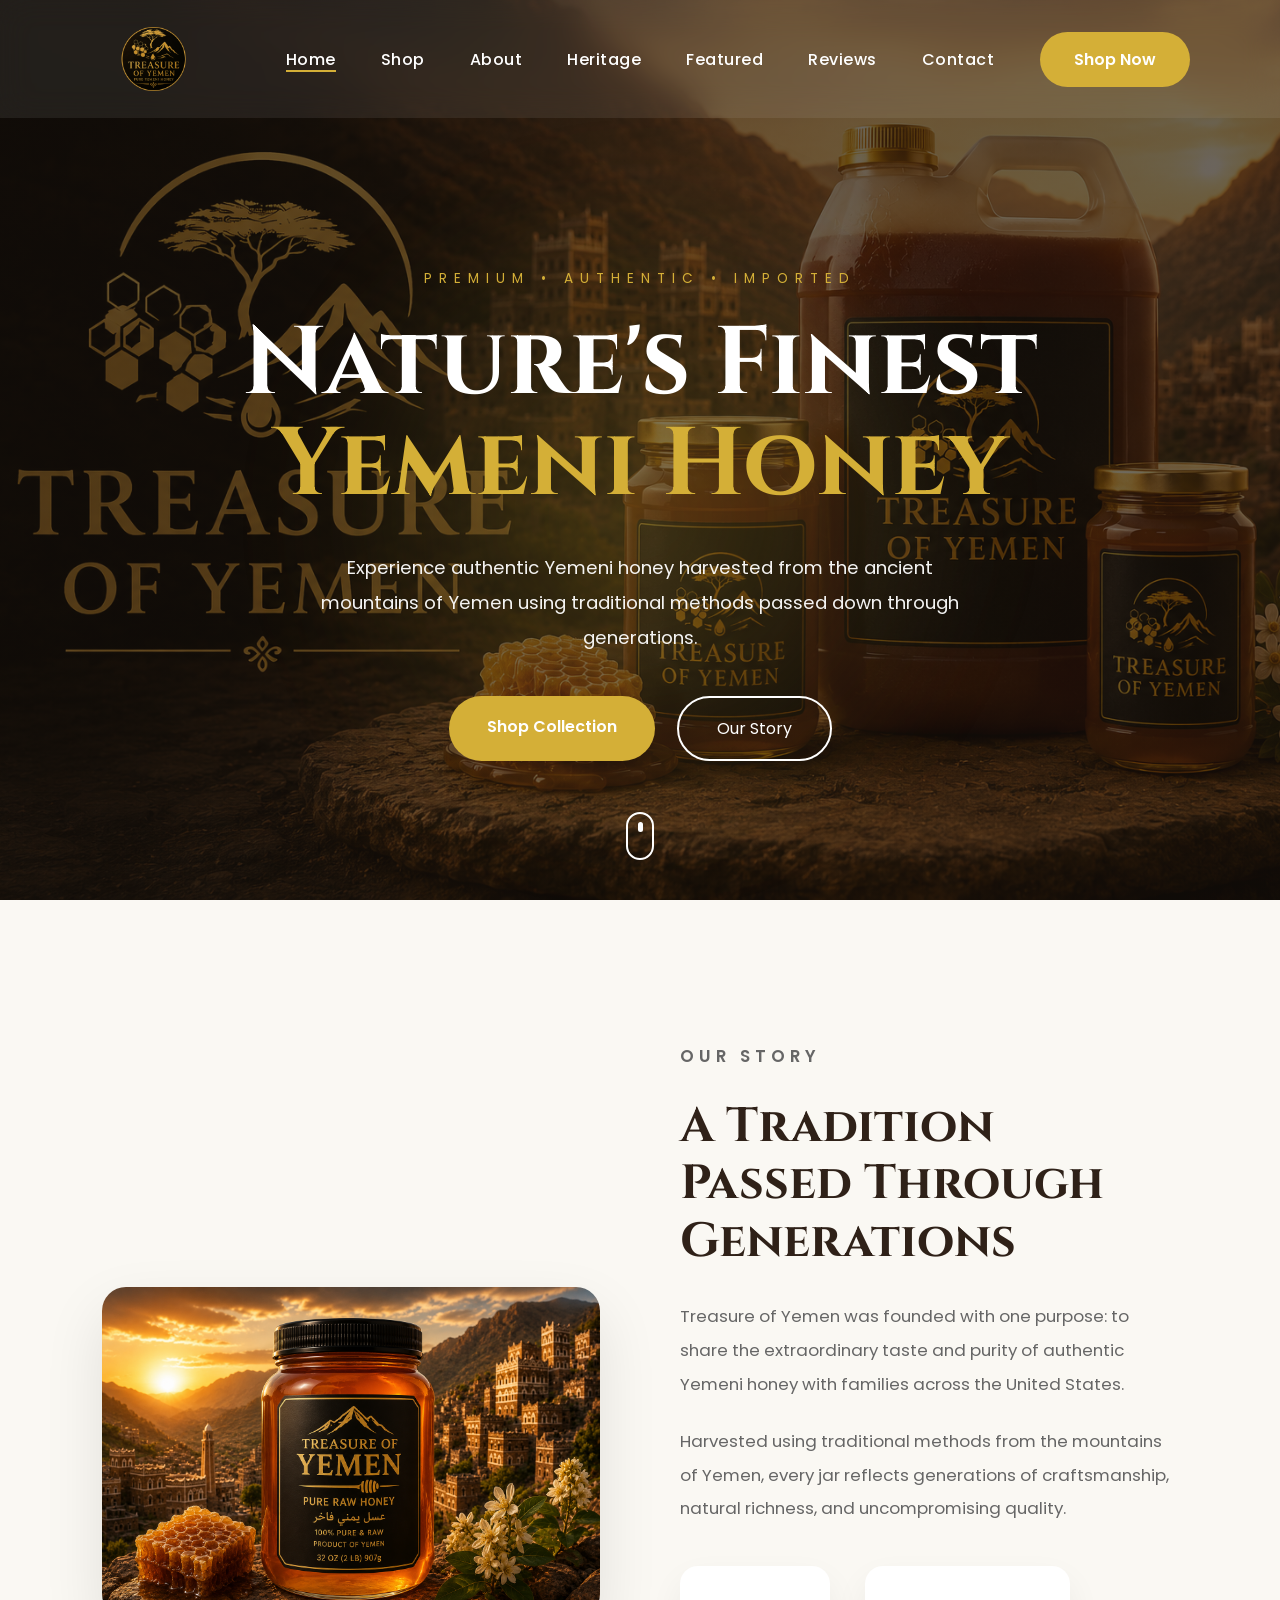
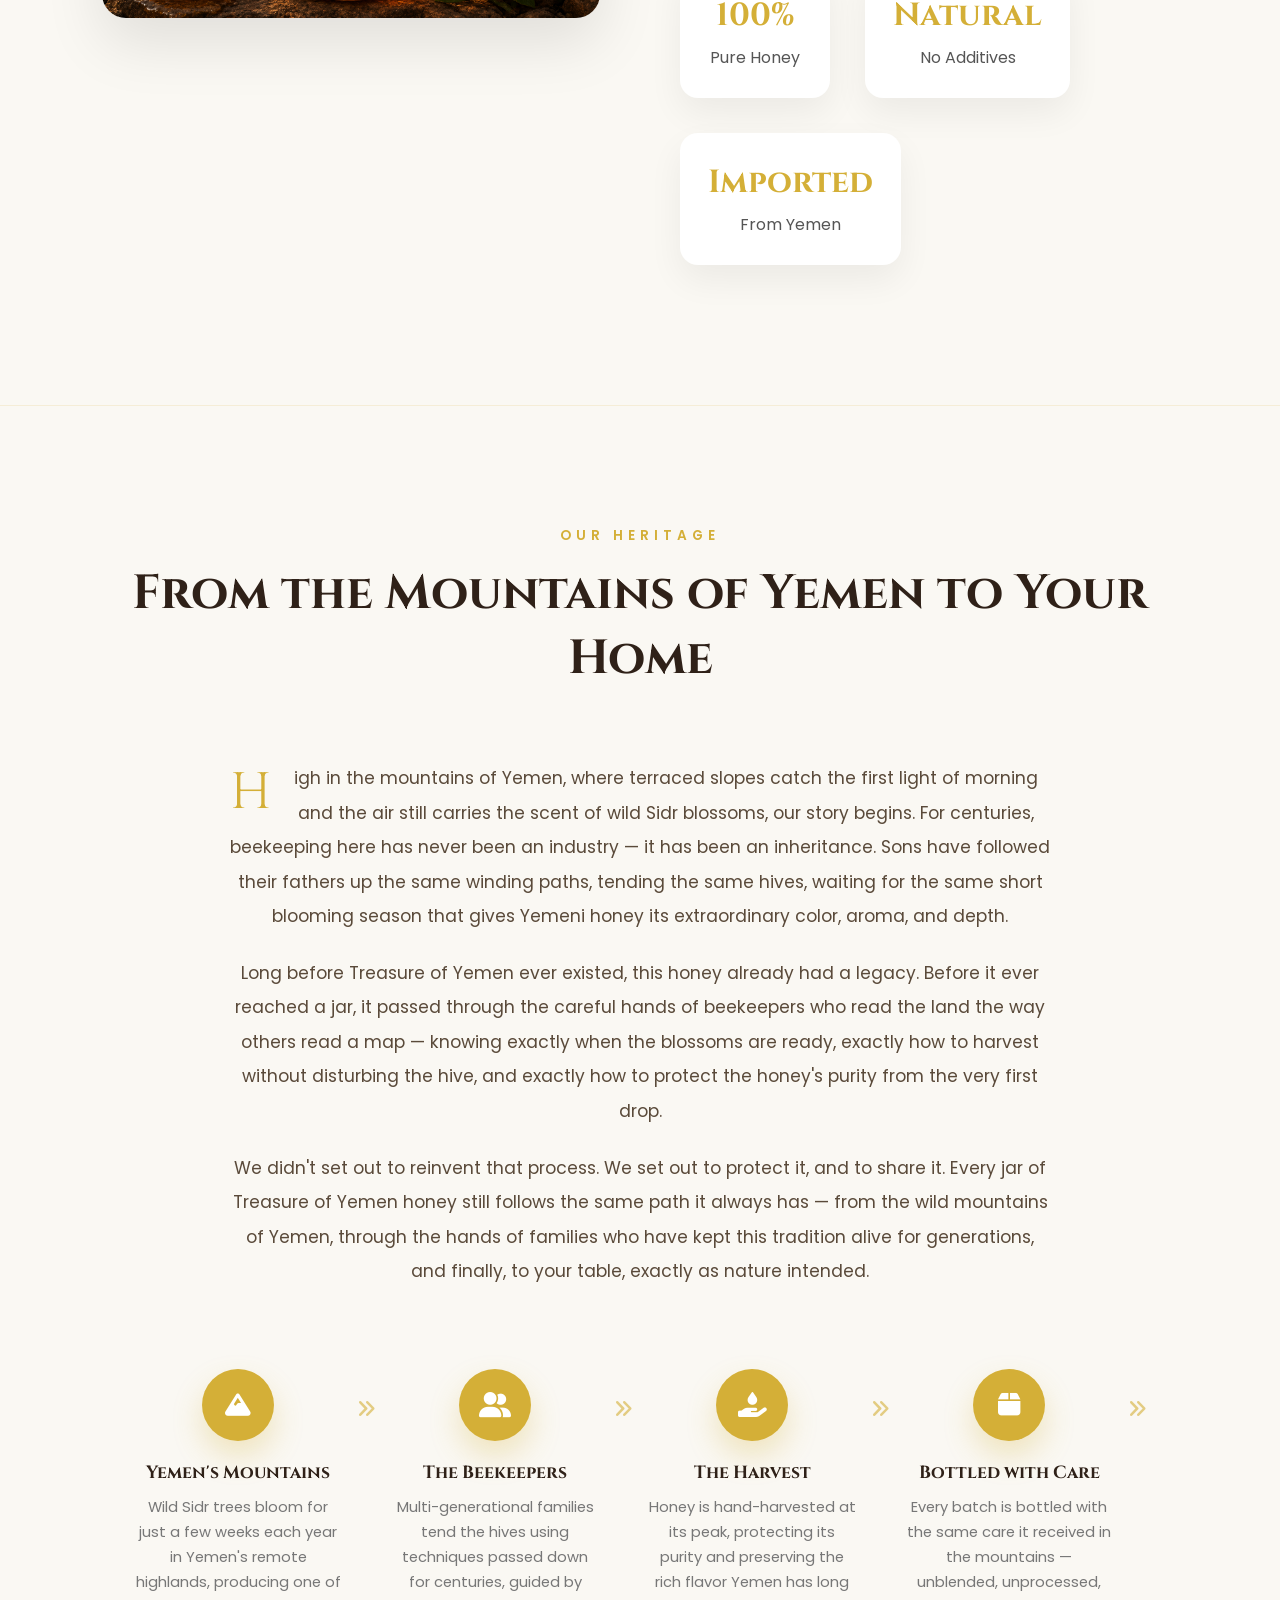
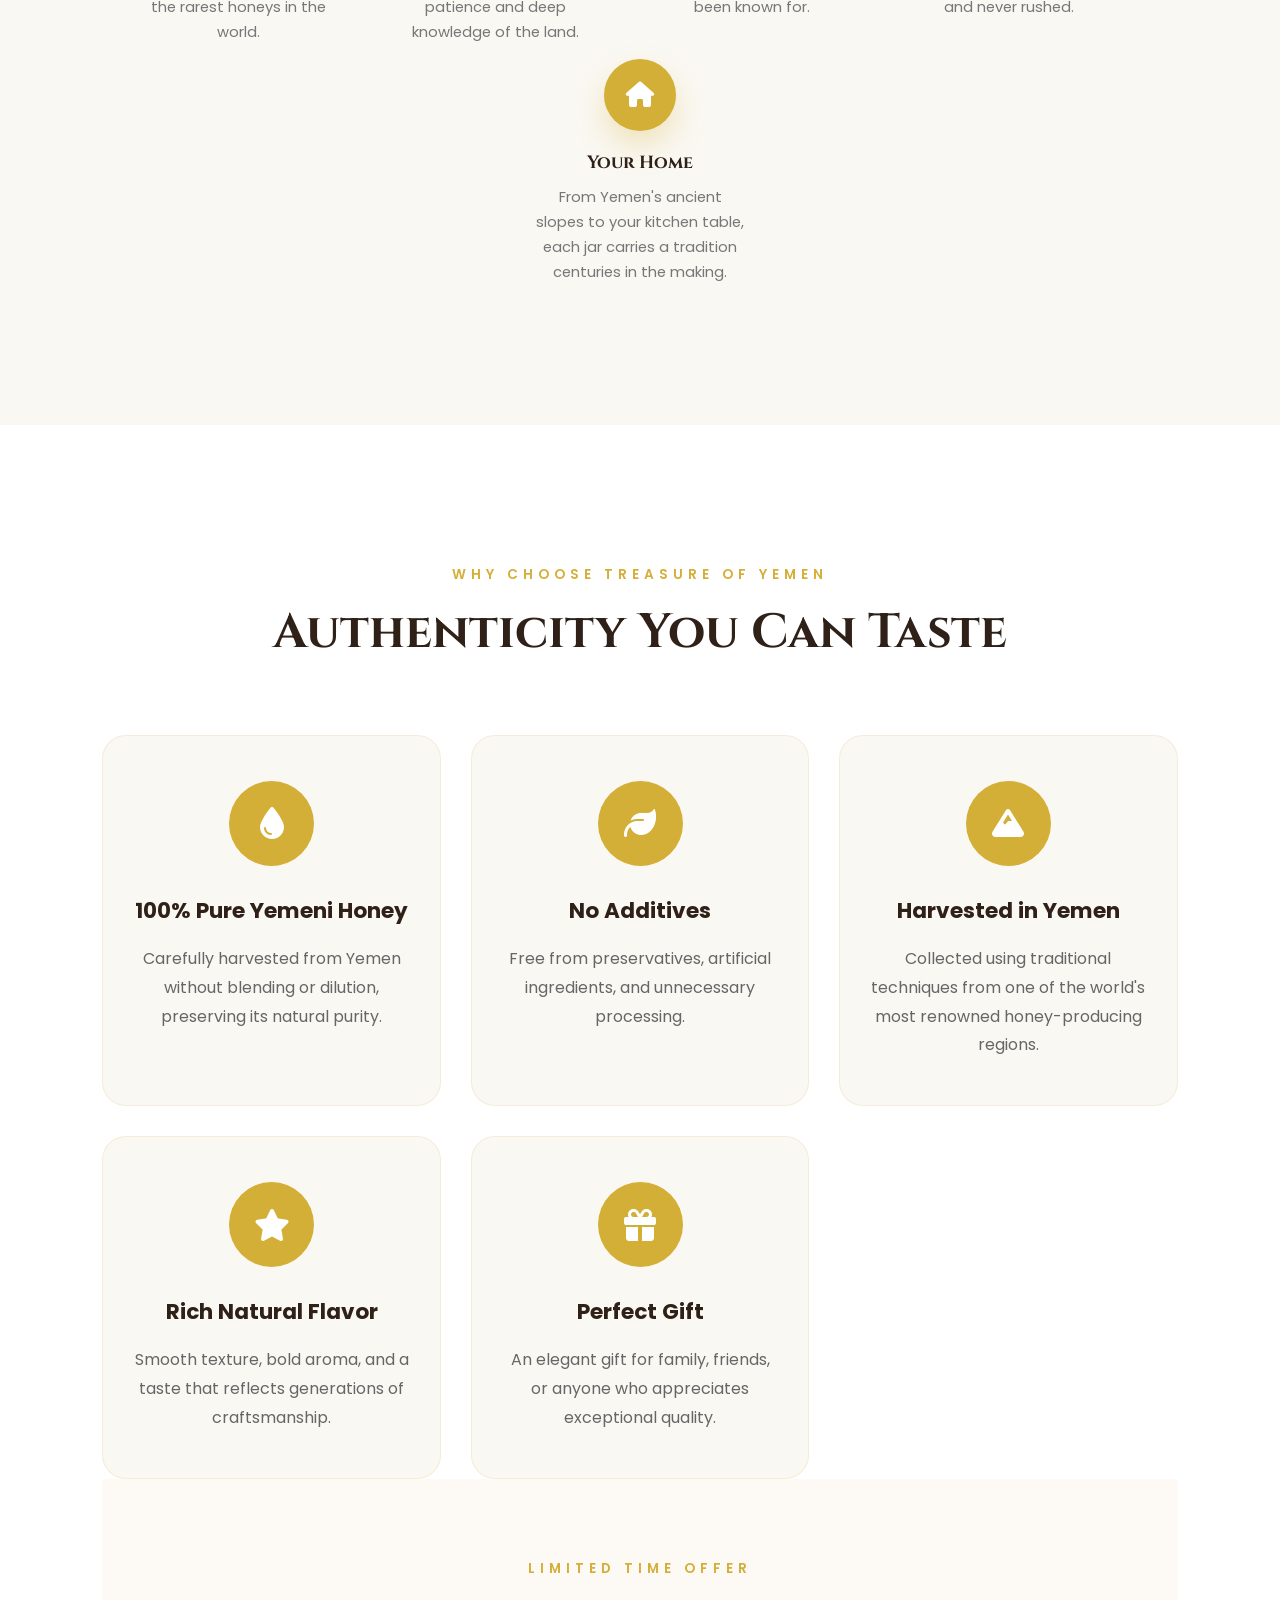
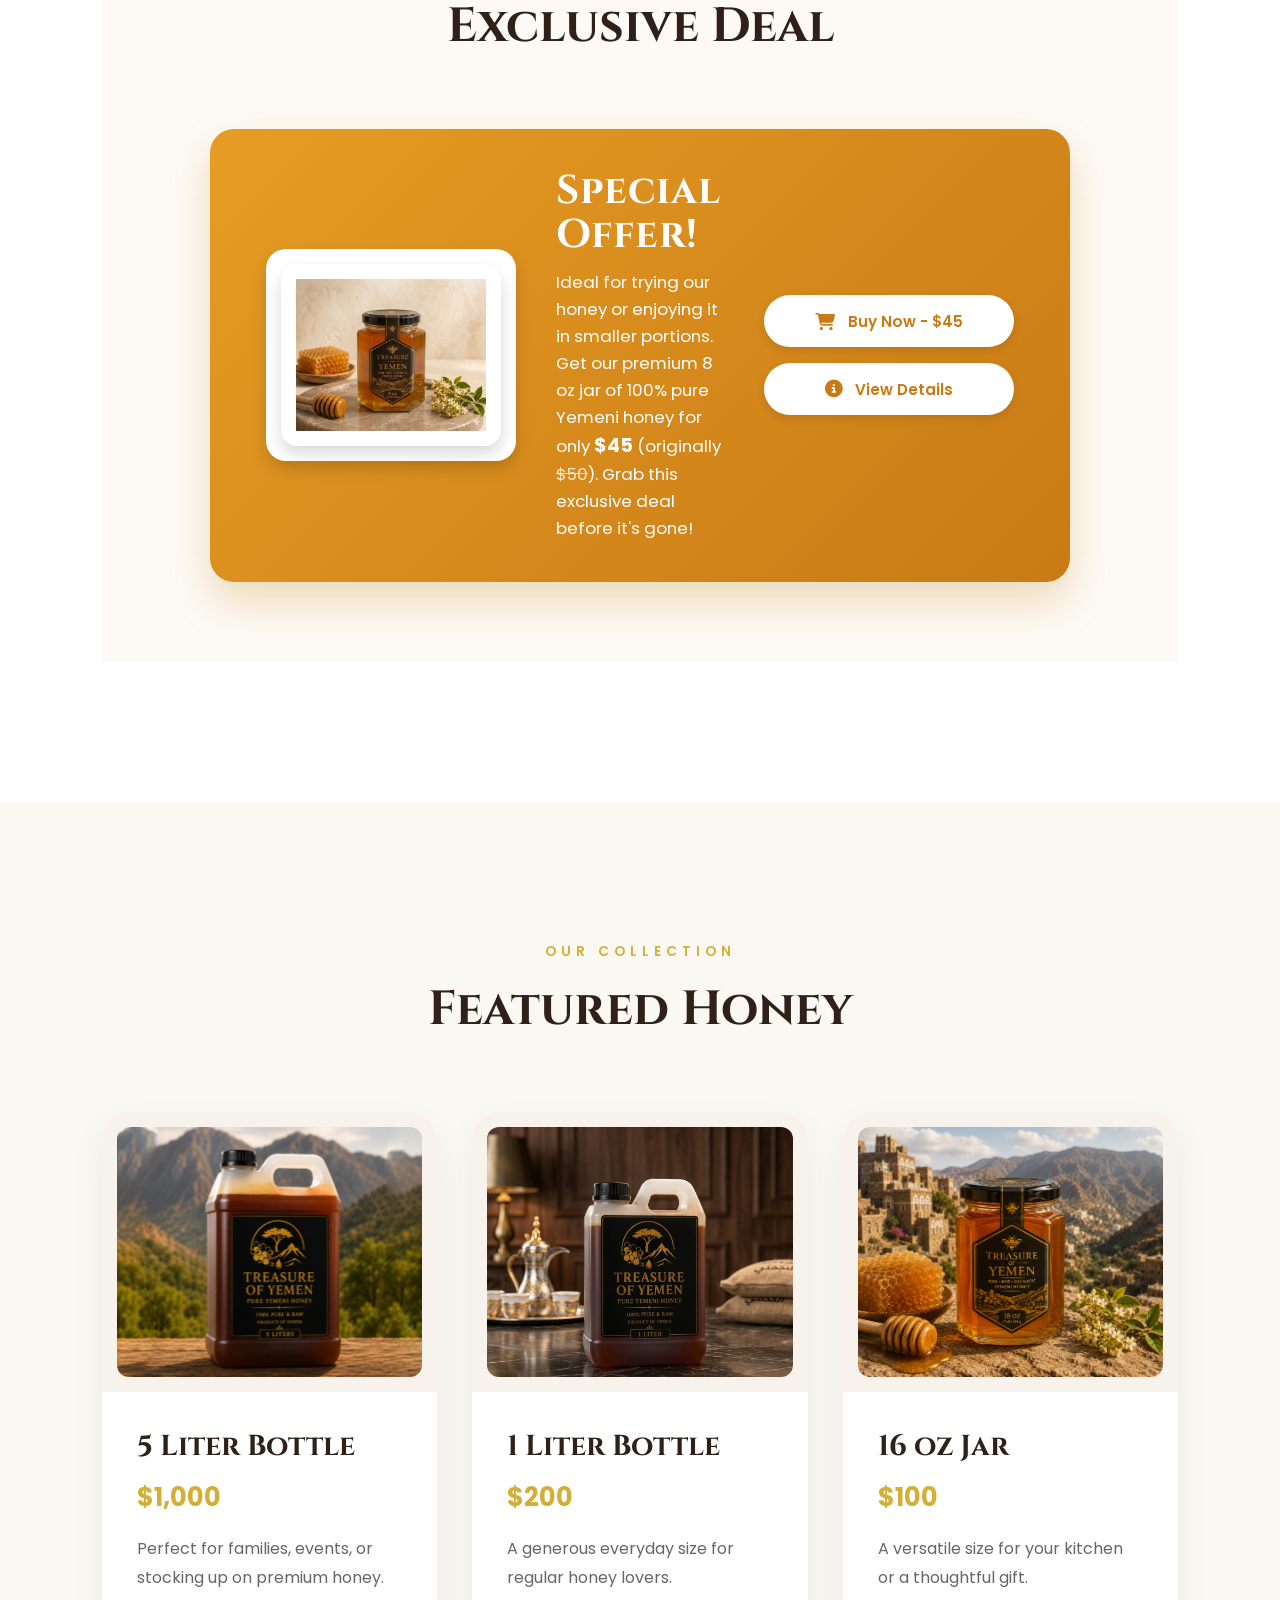
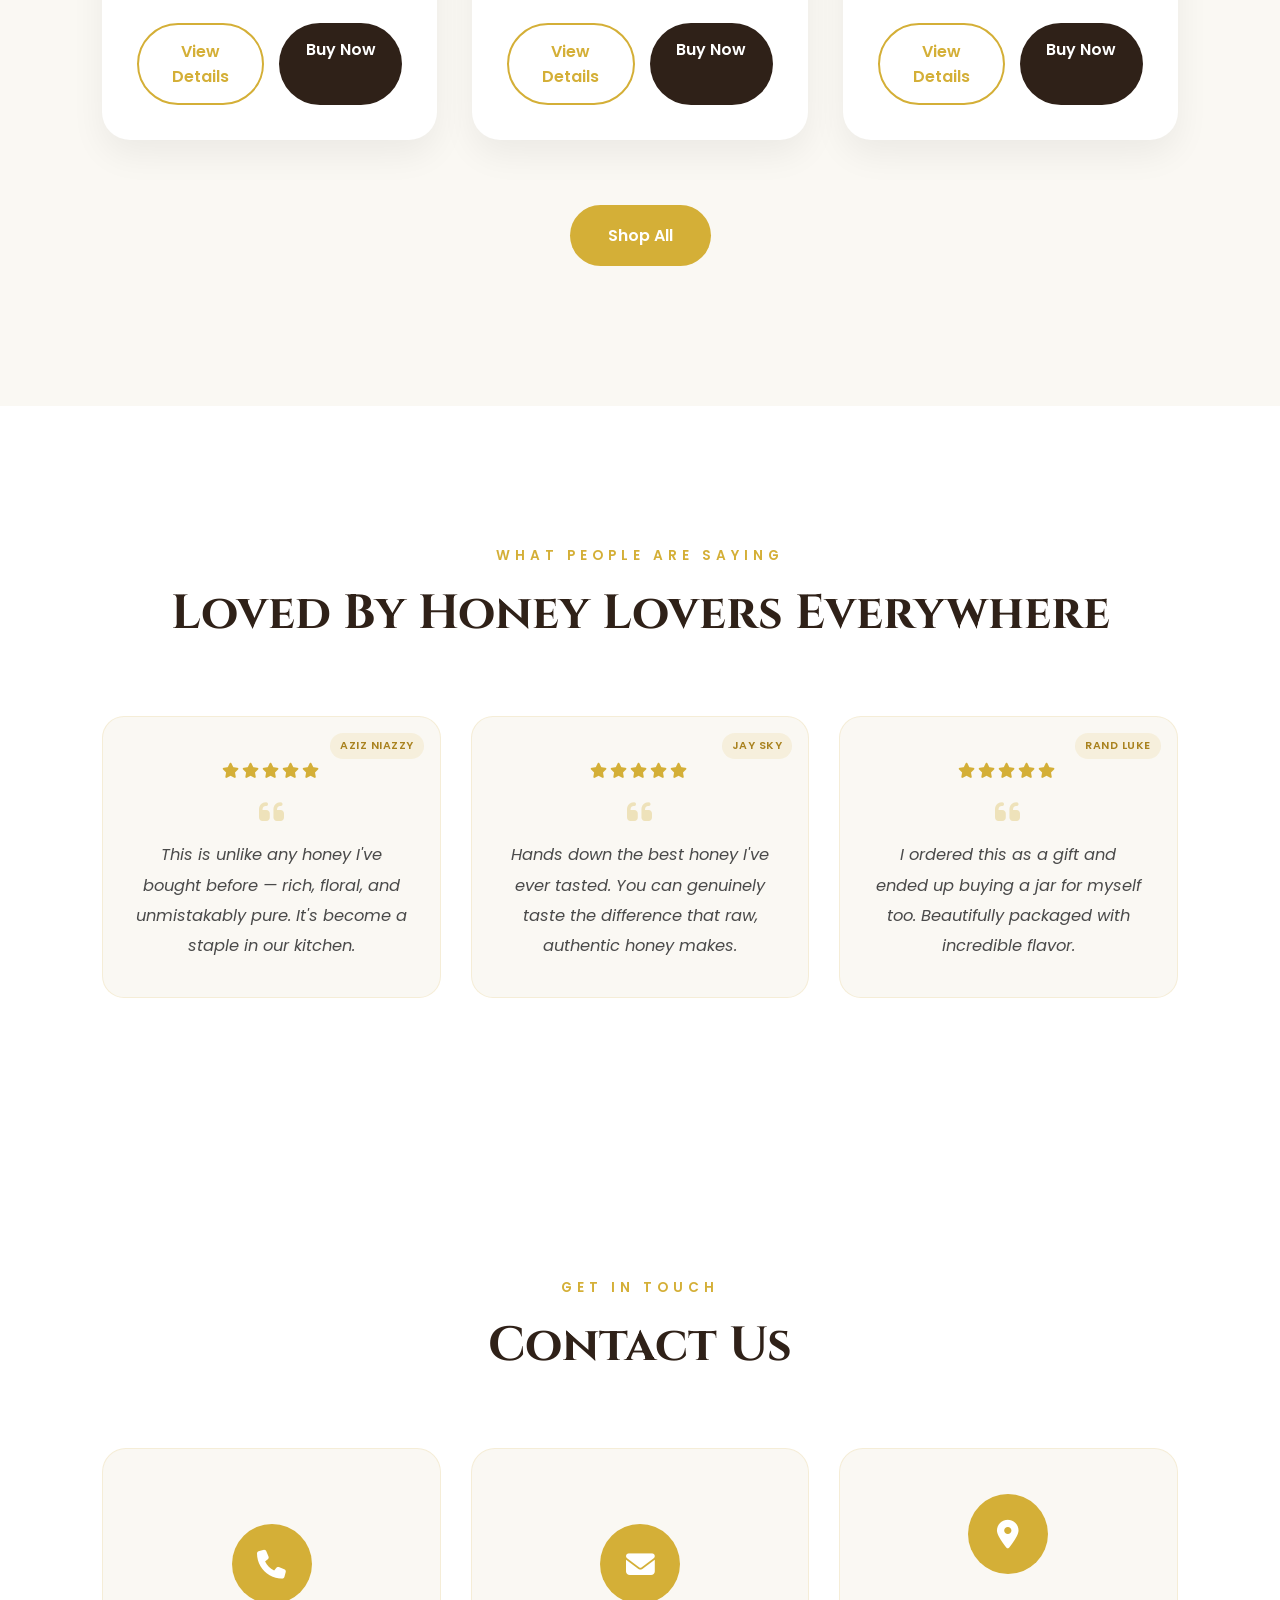
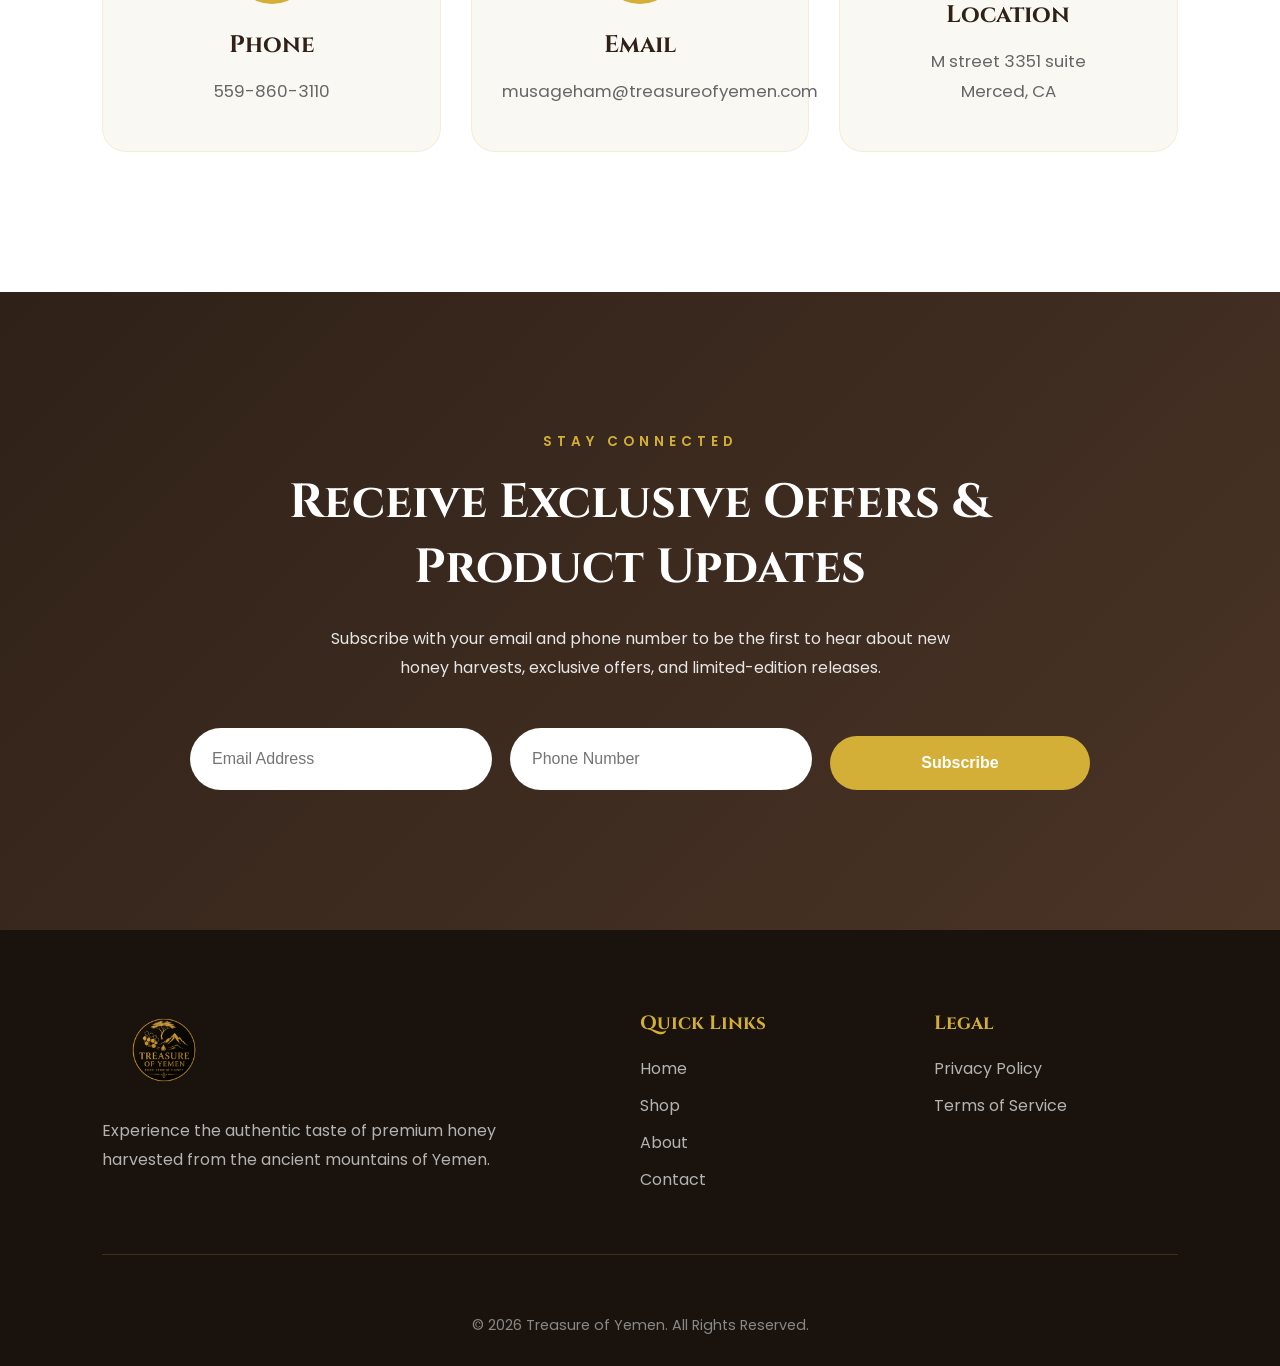
<file: index.html>
<!DOCTYPE html>
<html lang="en">
<head>
    <meta charset="UTF-8">
    <meta name="viewport" content="width=device-width, initial-scale=1.0">

    <title>Treasure of Yemen | Premium Yemeni Honey</title>

    <link rel="icon" href="images/favicontreasureofyemen.png">

    <!-- Google Fonts -->
    <link rel="preconnect" href="https://fonts.googleapis.com">
    <link rel="preconnect" href="https://fonts.gstatic.com" crossorigin>

    <link href="https://fonts.googleapis.com/css2?family=Cinzel:wght@500;600;700&family=Poppins:wght@300;400;500;600;700&display=swap" rel="stylesheet">
    <!-- Font Awesome Icons -->
    <link rel="stylesheet" href="https://cdnjs.cloudflare.com/ajax/libs/font-awesome/6.4.0/css/all.min.css">
    <link rel="stylesheet" href="css/style.css">
</head>
<body>

<nav id="navbar">

    <a href="index.html" class="logo">
        <img src="images/treasureofyemen1.png" alt="Treasure of Yemen">
    </a>

    <ul class="nav-links">

        <li><a href="#home" class="active">Home</a></li>

        <li><a href="shop.html">Shop</a></li>

        <li><a href="#about">About</a></li>

        <li><a href="#heritage">Heritage</a></li>

        <li><a href="#featured">Featured</a></li>

        <li><a href="#reviews">Reviews</a></li>

        <li><a href="#contact">Contact</a></li>

    </ul>

    <a href="shop.html" class="shop-btn">
        Shop Now
    </a>

    <div class="menu-toggle">

        <span></span>
        <span></span>
        <span></span>

    </div>

</nav>

<div class="mobile-menu">

    <a href="#home">Home</a>

    <a href="shop.html">Shop</a>

    <a href="#about">About</a>

    <a href="#heritage">Heritage</a>

    <a href="#featured">Featured</a>

    <a href="#reviews">Reviews</a>

    <a href="#contact">Contact</a>

    <a href="shop.html" class="mobile-shop-btn">Shop Now</a>

</div>


<section class="hero" id="home">

    <div class="overlay"></div>

    <div class="hero-glow"></div>

    <div class="hero-content">

        <p class="subtitle">
            PREMIUM • AUTHENTIC • IMPORTED
        </p>

        <h1>
            Nature's Finest
            <span>Yemeni Honey</span>
        </h1>

        <p class="description">
            Experience authentic Yemeni honey harvested from the ancient mountains of Yemen using traditional methods passed down through generations.
        </p>

        <div class="hero-buttons">

            <a href="shop.html" class="primary-btn">
                Shop Collection
            </a>

            <a href="#about" class="secondary-btn">
                Our Story
            </a>

        </div>

    </div>

    <div class="scroll-indicator">

        <span></span>

    </div>

</section>

<!-- ================= ABOUT ================= -->

<section class="about" id="about">

    <div class="about-image">

        <img src="images/about.png" alt="Treasure of Yemen Honey">

    </div>

    <div class="about-content">

        <p class="section-subtitle">
            OUR STORY
        </p>

        <h2>
            A Tradition Passed Through Generations
        </h2>

        <p>

            Treasure of Yemen was founded with one purpose:
            to share the extraordinary taste and purity of authentic
            Yemeni honey with families across the United States.

        </p>

        <p>

            Harvested using traditional methods from the mountains
            of Yemen, every jar reflects generations of craftsmanship,
            natural richness, and uncompromising quality.

        </p>

        <div class="about-stats">

            <div class="stat">

                <h3>100%</h3>

                <span>Pure Honey</span>

            </div>

            <div class="stat">

                <h3>Natural</h3>

                <span>No Additives</span>

            </div>

            <div class="stat">

                <h3>Imported</h3>

                <span>From Yemen</span>

            </div>

        </div>

    </div>

</section>

<!-- ================= OUR HERITAGE ================= -->

<section class="heritage" id="heritage">

    <div class="section-title reveal">
        <p>OUR HERITAGE</p>
        <h2>From the Mountains of Yemen to Your Home</h2>
    </div>

    <div class="heritage-story reveal">

        <p>
            High in the mountains of Yemen, where terraced slopes catch the
            first light of morning and the air still carries the scent of
            wild Sidr blossoms, our story begins. For centuries, beekeeping
            here has never been an industry — it has been an inheritance.
            Sons have followed their fathers up the same winding paths,
            tending the same hives, waiting for the same short blooming
            season that gives Yemeni honey its extraordinary color, aroma,
            and depth.
        </p>

        <p>
            Long before Treasure of Yemen ever existed, this honey already
            had a legacy. Before it ever reached a jar, it passed through
            the careful hands of beekeepers who read the land the way
            others read a map — knowing exactly when the blossoms are
            ready, exactly how to harvest without disturbing the hive, and
            exactly how to protect the honey's purity from the very first
            drop.
        </p>

        <p>
            We didn't set out to reinvent that process. We set out to
            protect it, and to share it. Every jar of Treasure of Yemen
            honey still follows the same path it always has — from the
            wild mountains of Yemen, through the hands of families who
            have kept this tradition alive for generations, and finally,
            to your table, exactly as nature intended.
        </p>

    </div>

    <div class="heritage-journey">

        <div class="journey-step reveal">
            <div class="journey-icon"><i class="fa-solid fa-mountain"></i></div>
            <h4>Yemen's Mountains</h4>
            <p>Wild Sidr trees bloom for just a few weeks each year in Yemen's remote highlands, producing one of the rarest honeys in the world.</p>
        </div>

        <div class="journey-arrow"><i class="fa-solid fa-angles-right"></i></div>

        <div class="journey-step reveal">
            <div class="journey-icon"><i class="fa-solid fa-user-group"></i></div>
            <h4>The Beekeepers</h4>
            <p>Multi-generational families tend the hives using techniques passed down for centuries, guided by patience and deep knowledge of the land.</p>
        </div>

        <div class="journey-arrow"><i class="fa-solid fa-angles-right"></i></div>

        <div class="journey-step reveal">
            <div class="journey-icon"><i class="fa-solid fa-hand-holding-droplet"></i></div>
            <h4>The Harvest</h4>
            <p>Honey is hand-harvested at its peak, protecting its purity and preserving the rich flavor Yemen has long been known for.</p>
        </div>

        <div class="journey-arrow"><i class="fa-solid fa-angles-right"></i></div>

        <div class="journey-step reveal">
            <div class="journey-icon"><i class="fa-solid fa-box"></i></div>
            <h4>Bottled with Care</h4>
            <p>Every batch is bottled with the same care it received in the mountains — unblended, unprocessed, and never rushed.</p>
        </div>

        <div class="journey-arrow"><i class="fa-solid fa-angles-right"></i></div>

        <div class="journey-step reveal">
            <div class="journey-icon"><i class="fa-solid fa-house"></i></div>
            <h4>Your Home</h4>
            <p>From Yemen's ancient slopes to your kitchen table, each jar carries a tradition centuries in the making.</p>
        </div>

    </div>

</section>

<!-- ================= WHY CHOOSE US ================= -->

<section class="features">

    <div class="section-title">

        <p>WHY CHOOSE TREASURE OF YEMEN</p>

        <h2>Authenticity You Can Taste</h2>

    </div>

    <div class="feature-grid">

    <div class="feature-card">
        <!-- Droplet icon for Pure Honey -->
        <div class="feature-icon"><i class="fa-solid fa-droplet"></i></div>
        <h3>100% Pure Yemeni Honey</h3>
        <p>Carefully harvested from Yemen without blending or dilution, preserving its natural purity.</p>
    </div>

    <div class="feature-card">
        <!-- Leaf icon for Natural -->
        <div class="feature-icon"><i class="fa-solid fa-leaf"></i></div>
        <h3>No Additives</h3>
        <p>Free from preservatives, artificial ingredients, and unnecessary processing.</p>
    </div>

    <div class="feature-card">
        <!-- Mountain icon for Yemen Mountains -->
        <div class="feature-icon"><i class="fa-solid fa-mountain"></i></div>
        <h3>Harvested in Yemen</h3>
        <p>Collected using traditional techniques from one of the world's most renowned honey-producing regions.</p>
    </div>

    <div class="feature-card">
        <!-- Star icon for Quality/Flavor -->
        <div class="feature-icon"><i class="fa-solid fa-star"></i></div>
        <h3>Rich Natural Flavor</h3>
        <p>Smooth texture, bold aroma, and a taste that reflects generations of craftsmanship.</p>
    </div>

    <div class="feature-card">
        <!-- Gift icon for Perfect Gift -->
        <div class="feature-icon"><i class="fa-solid fa-gift"></i></div>
        <h3>Perfect Gift</h3>
        <p>An elegant gift for family, friends, or anyone who appreciates exceptional quality.</p>
    </div>

</div>
<!-- ================= 8 OZ JAR SALE BANNER ================= -->
 

<section class="sale-banner-section" id="sale">
    
    <div class="section-title fade-up-element">
        <p>LIMITED TIME OFFER</p>
        <h2>Exclusive Deal</h2>
    </div>

    <div class="sale-banner fade-up-element">

        
        
        <!-- Left Side: Product Image -->
        <div class="sb-image">
            <a href="8ozjar.html" class="sb-image-link">
                <img src="images/8ozhoney.png" alt="8 oz Premium Jar">
                
                <!-- Arrow Indicator (Hidden by default, shows on hover) -->
                <div class="sb-image-overlay">
                    <div class="overlay-badge">
                        <span>View Product page</span>
                        <i class="fa-solid fa-arrow-right"></i>
                    </div>
                </div>
            </a>
        </div>
        
        <!-- Middle Side: Header & Details -->
        <div class="sb-content">
            <h2>Special Offer!</h2>
            <p>Ideal for trying our honey or enjoying it in smaller portions. Get our premium 8 oz jar of 100% pure Yemeni honey for only <strong>$45</strong> (originally <span style="text-decoration: line-through; opacity: 0.8;">$50</span>). Grab this exclusive deal before it's gone!</p>
        </div>
        
        <!-- Right Side: Action Buttons -->
        <div class="sb-right">
            <!-- Buy Now Button -->
            <a href="https://buy.stripe.com/6oU7sM8Qb4uqe05fg07g400" class="sb-btn">
                <i class="fa-solid fa-cart-shopping"></i> Buy Now - $45
            </a>
            <!-- View Details Button -->
            <a href="8ozjar.html" class="sb-btn">
                <i class="fa-solid fa-circle-info"></i> View Details
            </a>
        </div>
        
    </div>
</section>

</section>
<!-- ================= FEATURED PRODUCTS ================= -->

<section class="featured-products" id="featured">
    <div class="section-title">
        <p>OUR COLLECTION</p>
        <h2>Featured Honey</h2>
    </div>

    <div class="products-grid">
        <!-- Card 1 -->
        <div class="product-card">
            <div class="product-image">
                <img src="images/5literhoney2.png" alt="1 Liter Jar">
            </div>
            <div class="product-info">
                <h3>5 Liter Bottle</h3>
                <p class="price">$1,000</p>
                <p class="product-description">
                    Perfect for families, events, or stocking up on premium honey.
                </p>
                <div class="product-buttons">
                    <a href="5literbottle.html" class="view-btn">View Details</a>
                    <a href="https://buy.stripe.com/5kQ6oIeavd0Wg8d5Fq7g403" class="buy-btn">Buy Now</a>
                </div>
            </div>
        </div>

        <!-- Card 2 -->
        <div class="product-card">
            <div class="product-image">
                <img src="images/1literhoney1.png" alt="1 Liter Bottle">
            </div>
            <div class="product-info">
                <h3>1 Liter Bottle</h3>
                <p class="price">$200</p>
                <p class="product-description">
                    A generous everyday size for regular honey lovers.
                </p>
                <div class="product-buttons">
                    <a href="1literbootle.html" class="view-btn">View Details</a>
                    <a href="https://buy.stripe.com/00weVefez4uq2hn9VG7g404" class="buy-btn">Buy Now</a>
                </div>
            </div>
        </div>

        <!-- Card 3 -->
        <div class="product-card">
            <div class="product-image">
                <img src="images/16ozhoney.png" alt="32 oz Jar">
            </div>
            <div class="product-info">
                <h3>16 oz Jar</h3>
                <p class="price">$100</p>
                <p class="product-description">
                   A versatile size for your kitchen or a thoughtful gift.
                </p>
                <div class="product-buttons">
                    <a href="16ozjar.html" class="view-btn">View Details</a>
                    <a href="https://buy.stripe.com/3cIfZi3vR2mi3lr3xi7g402" class="buy-btn">Buy Now</a>
                </div>
            </div>
        </div>
    </div>

    <!-- New Shop All Button -->
    <div class="shop-all-container">
        <a href="shop.html" class="primary-btn">Shop All</a>
    </div>

</section>

<!-- ================= REVIEWS =================
     Heads up: the quotes below are placeholder/sample copy only —
     no real customer said these. Swap them for genuine reviews (or
     wire up a widget like Google Reviews, Trustpilot, or Judge.me)
     before this goes live, so visitors always see real feedback. -->

<section class="reviews" id="reviews">

    <div class="section-title reveal">
        <p>WHAT PEOPLE ARE SAYING</p>
        <h2>Loved By Honey Lovers Everywhere</h2>
    </div>

    <div class="reviews-grid">

        <div class="review-card reveal">
            <span class="sample-tag">Aziz Niazzy</span>
            <div class="review-stars">
                <i class="fa-solid fa-star"></i><i class="fa-solid fa-star"></i><i class="fa-solid fa-star"></i><i class="fa-solid fa-star"></i><i class="fa-solid fa-star"></i>
            </div>
            <i class="fa-solid fa-quote-left review-quote-icon"></i>
            <p class="review-text">This is unlike any honey I've bought before — rich, floral, and unmistakably pure. It's become a staple in our kitchen.</p>
        </div>

        <div class="review-card reveal">
            <span class="sample-tag">Jay Sky</span>
            <div class="review-stars">
                <i class="fa-solid fa-star"></i><i class="fa-solid fa-star"></i><i class="fa-solid fa-star"></i><i class="fa-solid fa-star"></i><i class="fa-solid fa-star"></i>
            </div>
            <i class="fa-solid fa-quote-left review-quote-icon"></i>
            <p class="review-text">Hands down the best honey I've ever tasted. You can genuinely taste the difference that raw, authentic honey makes.</p>
        </div>

        <div class="review-card reveal">
            <span class="sample-tag">Rand Luke</span>
            <div class="review-stars">
                <i class="fa-solid fa-star"></i><i class="fa-solid fa-star"></i><i class="fa-solid fa-star"></i><i class="fa-solid fa-star"></i><i class="fa-solid fa-star"></i>
            </div>
            <i class="fa-solid fa-quote-left review-quote-icon"></i>
            <p class="review-text">I ordered this as a gift and ended up buying a jar for myself too. Beautifully packaged with incredible flavor.</p>
        </div>

    </div>

</section>

<!-- ================= CONTACT ================= -->
<section class="contact" id="contact">

    <div class="section-title">

        <p>GET IN TOUCH</p>

        <h2>Contact Us</h2>

    </div>

    <div class="contact-container">

    <!-- Phone Card -->
    <a href="tel:5598603110" class="contact-card" data-hover="Call Us">
        <div class="contact-icon"><i class="fa-solid fa-phone"></i></div>
        <h3>Phone</h3>
        <p>559-860-3110</p>
    </a>

    <!-- Email Card -->
    <a href="mailto:musageham@treasureofyemen.com" class="contact-card" data-hover="Email Us">
        <div class="contact-icon"><i class="fa-solid fa-envelope"></i></div>
        <h3>Email</h3>
        <p>musageham@treasureofyemen.com</p>
    </a>

    <!-- Location Card -->
    <a href="https://www.google.com/maps/search/?api=1&query=M+street+3351+suite+Merced+CA" target="_blank" rel="noopener noreferrer" class="contact-card" data-hover="Get Directions">
        <div class="contact-icon"><i class="fa-solid fa-location-dot"></i></div>
        <h3>Location</h3>
        <p>M street 3351 suite<br>Merced, CA</p>
    </a>

</div>

</section>

<!-- ================= NEWSLETTER ================= -->

<section class="newsletter">

    <div class="newsletter-container">

        <p class="newsletter-subtitle">
            STAY CONNECTED
        </p>

        <h2>
            Receive Exclusive Offers & Product Updates
        </h2>

        <p class="newsletter-text">

            Subscribe with your email and phone number to be the first
            to hear about new honey harvests, exclusive offers, and
            limited-edition releases.

        </p>

        <form class="newsletter-form">

            <input
                type="email"
                placeholder="Email Address"
                required
            >

            <input
                type="tel"
                placeholder="Phone Number"
                required
            >

            <button type="submit">

                Subscribe

            </button>

        </form>

    </div>

</section>

<div class="success-popup" id="successPopup">

    <div class="popup-box">

        <div class="popup-check">

            ✓

        </div>

        <h3>Welcome to the Treasure of Yemen Family</h3>

        <p>
            You're now subscribed to Treasure of Yemen.
            We'll keep you updated on new harvests,
            exclusive offers, and limited releases.
        </p>

        <button id="closePopup">
            Continue
        </button>

    </div>

</div>

<!-- ================= FOOTER ================= -->
<footer class="footer">
    <div class="footer-content">
        <div class="footer-brand">
            <img src="images/treasureofyemen1.png" alt="Treasure of Yemen Logo" class="footer-logo">
            <p>Experience the authentic taste of premium honey harvested from the ancient mountains of Yemen.</p>
        </div>
        <div class="footer-links">
            <h3>Quick Links</h3>
            <a href="index.html">Home</a>
            <a href="shop.html">Shop</a>
            <a href="#about">About</a>
            <a href="#contact">Contact</a>
        </div>
        <div class="footer-legal">
            <h3>Legal</h3>
            <a href="#" id="privacyLink">Privacy Policy</a>
            <a href="#" id="termsLink">Terms of Service</a>
        </div>
    </div>
    <div class="footer-bottom">
        <p>&copy; 2026 Treasure of Yemen. All Rights Reserved.</p>
    </div>
</footer>

<!-- ================= LEGAL POPUPS ================= -->
<!-- Privacy Policy Popup -->
<div class="success-popup legal-popup" id="privacyPopup">
    <div class="popup-box legal-box">
        <h3>Privacy Policy</h3>
        <div class="legal-text">
            <p><strong>1. Information Collection:</strong> We collect information you provide directly to us, such as when you create an account, subscribe to our newsletter, or make a purchase. This includes your name, email, phone number, and shipping address.</p>
            <p><strong>2. Use of Data:</strong> Your data is used exclusively to process orders, deliver your premium honey, and communicate updates or exclusive offers related to Treasure of Yemen.</p>
            <p><strong>3. Data Protection:</strong> We implement industry-standard security measures to protect your personal information from unauthorized access, alteration, or disclosure. We do not sell your personal data to third parties.</p>
        </div>
        <button class="close-legal-btn">Close</button>
    </div>
</div>

<!-- Terms of Service Popup -->
<div class="success-popup legal-popup" id="termsPopup">
    <div class="popup-box legal-box">
        <h3>Terms of Service</h3>
        <div class="legal-text">
            <p><strong>1. Product Authenticity:</strong> Treasure of Yemen guarantees that all our honey is 100% pure and raw, imported directly from Yemen without additives or blending.</p>
            <p><strong>2. Shipping & Returns:</strong> Orders are processed within 1-2 business days. Due to the consumable nature of our products, returns are only accepted for sealed, unopened jars within 14 days of delivery.</p>
            <p><strong>3. Medical Disclaimer:</strong> Our products are intended for culinary and general wellness purposes. They are not intended to diagnose, treat, cure, or prevent any disease. Do not feed raw honey to infants under one year of age.</p>
        </div>
        <button class="close-legal-btn">Close</button>
    </div>
</div>

<script src="js/app.js"></script>

</body>
</html>
</file>
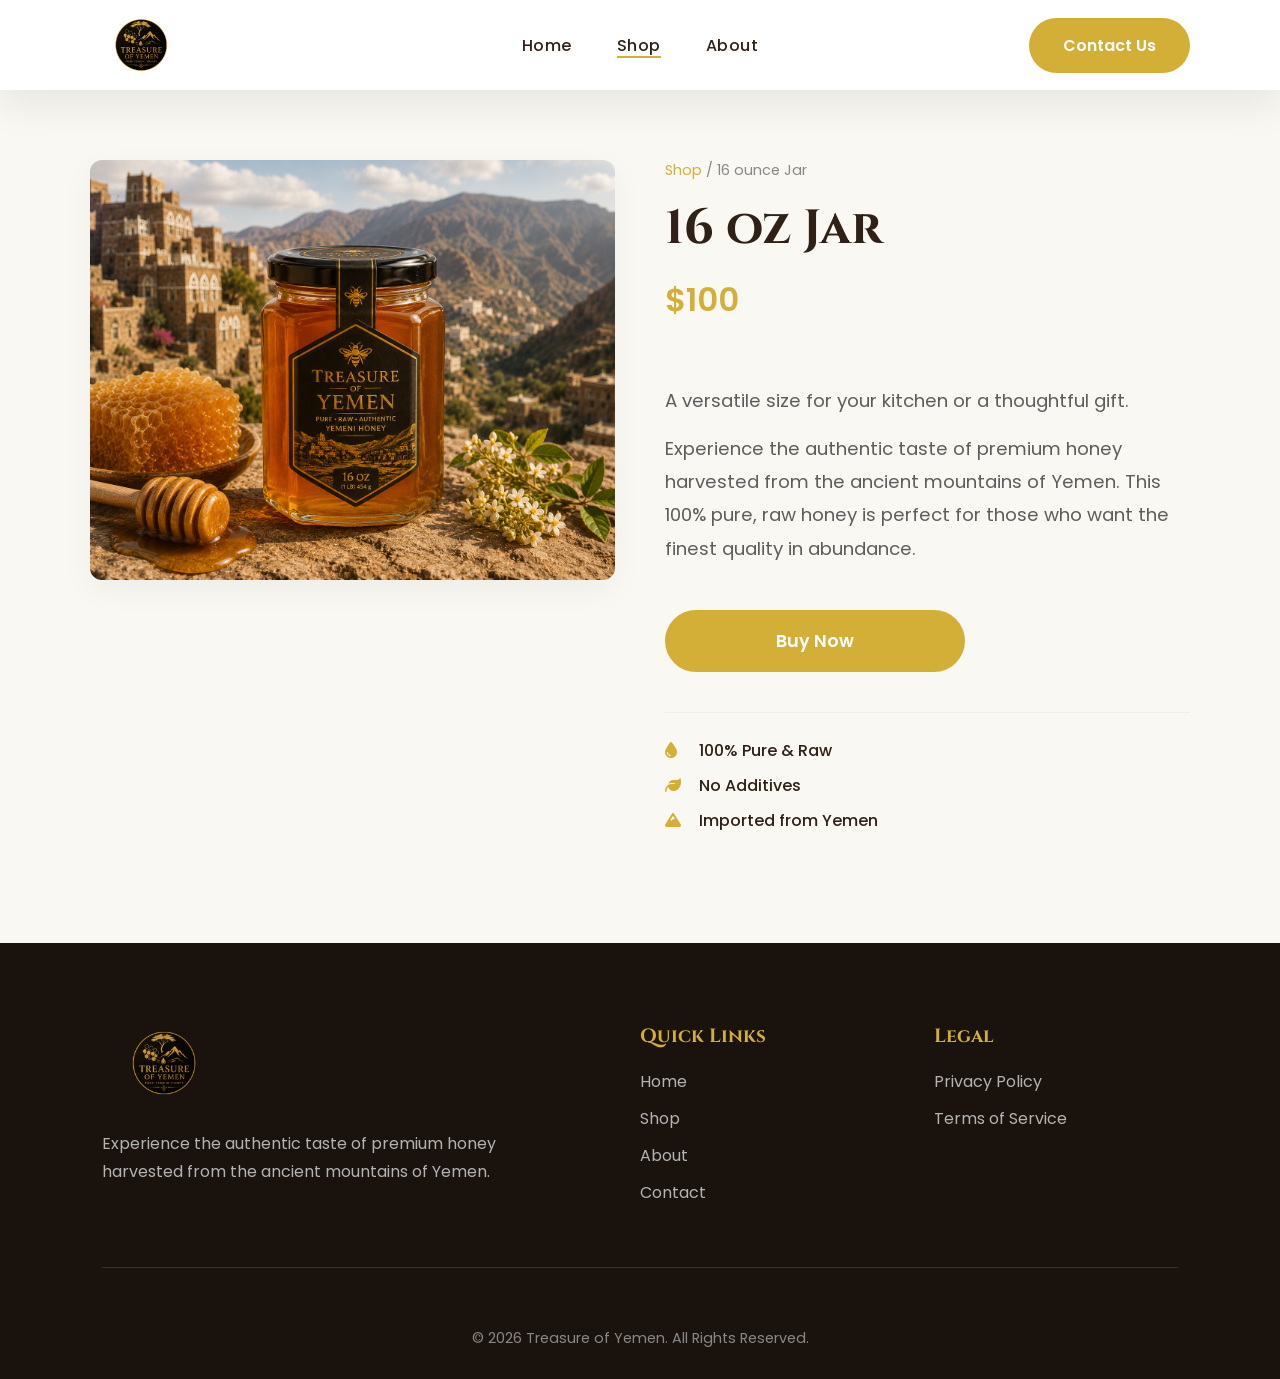
<file: 16ozjar.html>
<!DOCTYPE html>
<html lang="en">
<head>
    <meta charset="UTF-8">
    <meta name="viewport" content="width=device-width, initial-scale=1.0">
    <title>16 oz Jar | Treasure of Yemen</title>
    <link rel="icon" href="images/favicontreasureofyemen.png">
    
    <!-- Google Fonts & Icons -->
    <link rel="preconnect" href="https://fonts.googleapis.com">
    <link rel="preconnect" href="https://fonts.gstatic.com" crossorigin>
    <link href="https://fonts.googleapis.com/css2?family=Cinzel:wght@500;600;700&family=Poppins:wght@300;400;500;600;700&display=swap" rel="stylesheet">
    <link rel="stylesheet" href="https://cdnjs.cloudflare.com/ajax/libs/font-awesome/6.4.0/css/all.min.css">
    
    <!-- All CSS centralized here -->
    <link rel="stylesheet" href="css/style.css">
</head>
<body class="shop-page">

<!-- Navbar -->
<nav id="navbar">
    <a href="index.html" class="logo">
        <img src="images/treasureofyemen1.png" alt="Treasure of Yemen">
    </a>
    <ul class="nav-links">
        <li><a href="index.html">Home</a></li>
        <li><a href="shop.html" class="active">Shop</a></li>
        <li><a href="index.html#about">About</a></li>
    </ul>
    <a href="index.html#contact" class="shop-btn">Contact Us</a>
    <div class="menu-toggle">
        <span></span><span></span><span></span>
    </div>
</nav>

<!-- Mobile Menu -->
<div class="mobile-menu">
    <a href="index.html">Home</a>
    <a href="shop.html">Shop</a>
    <a href="index.html#about">About</a>
    <a href="index.html#contact" class="mobile-shop-btn">Contact Us</a>
</div>

<!-- Single Product Section -->
<section class="single-product">
    <!-- Added fade-up-element for animation -->
    <div class="product-detail-container fade-up-element">
        <!-- Left Side: Large Image -->
        <div class="product-detail-image">
            <img src="images/16ozhoney.png" alt="16 oz Jar">
        </div>
        
        <!-- Right Side: Details & Action -->
        <div class="product-detail-info">
            <p class="breadcrumbs"><a href="shop.html">Shop</a> / 16 ounce Jar</p>
            <h1>16 oz Jar</h1>
            <p class="price">$100</p>
            
            <div class="description">
                <p>A versatile size for your kitchen or a thoughtful gift.</p>
                <p>Experience the authentic taste of premium honey harvested from the ancient mountains of Yemen. This 100% pure, raw honey is perfect for those who want the finest quality in abundance.</p>
            </div>

            <!-- Removed Cart, Added Stripe Link -->
            <div class="purchase-actions">
                <a href="https://buy.stripe.com/test_5kQ9AT3XS3lR2MCbCd5kk02" class="primary-btn">Buy Now</a>
            </div>
            
            <div class="product-features">
                <p><i class="fa-solid fa-droplet"></i> 100% Pure & Raw</p>
                <p><i class="fa-solid fa-leaf"></i> No Additives</p>
                <p><i class="fa-solid fa-mountain"></i> Imported from Yemen</p>
            </div>
        </div>
    </div>
</section>

<!-- ================= FOOTER ================= -->
<footer class="footer">
    <div class="footer-content">
        <div class="footer-brand">
            <img src="images/treasureofyemen1.png" alt="Treasure of Yemen Logo" class="footer-logo">
            <p>Experience the authentic taste of premium honey harvested from the ancient mountains of Yemen.</p>
        </div>
        <div class="footer-links">
            <h3>Quick Links</h3>
            <a href="index.html">Home</a>
            <a href="shop.html">Shop</a>
            <a href="index.html#about">About</a>
            <a href="index.html#contact">Contact</a>
        </div>
        <div class="footer-legal">
            <h3>Legal</h3>
            <a href="#" id="privacyLink">Privacy Policy</a>
            <a href="#" id="termsLink">Terms of Service</a>
        </div>
    </div>
    <div class="footer-bottom">
        <p>&copy; 2026 Treasure of Yemen. All Rights Reserved.</p>
    </div>
</footer>

<!-- ================= LEGAL POPUPS ================= -->
<div class="success-popup legal-popup" id="privacyPopup">
    <div class="popup-box legal-box">
        <h3>Privacy Policy</h3>
        <div class="legal-text">
            <p><strong>1. Information Collection:</strong> We collect information you provide directly to us, such as when you create an account, subscribe to our newsletter, or make a purchase. This includes your name, email, phone number, and shipping address.</p>
            <p><strong>2. Use of Data:</strong> Your data is used exclusively to process orders, deliver your premium honey, and communicate updates or exclusive offers related to Treasure of Yemen.</p>
            <p><strong>3. Data Protection:</strong> We implement industry-standard security measures to protect your personal information from unauthorized access, alteration, or disclosure. We do not sell your personal data to third parties.</p>
        </div>
        <button class="close-legal-btn">Close</button>
    </div>
</div>

<div class="success-popup legal-popup" id="termsPopup">
    <div class="popup-box legal-box">
        <h3>Terms of Service</h3>
        <div class="legal-text">
            <p><strong>1. Product Authenticity:</strong> Treasure of Yemen guarantees that all our honey is 100% pure and raw, imported directly from Yemen without additives or blending.</p>
            <p><strong>2. Shipping & Returns:</strong> Orders are processed within 1-2 business days. Due to the consumable nature of our products, returns are only accepted for sealed, unopened jars within 14 days of delivery.</p>
            <p><strong>3. Medical Disclaimer:</strong> Our products are intended for culinary and general wellness purposes. They are not intended to diagnose, treat, cure, or prevent any disease. Do not feed raw honey to infants under one year of age.</p>
        </div>
        <button class="close-legal-btn">Close</button>
    </div>
</div>

<!-- All JS centralized here -->
<script src="js/app.js"></script>
</body>
</html>
</file>
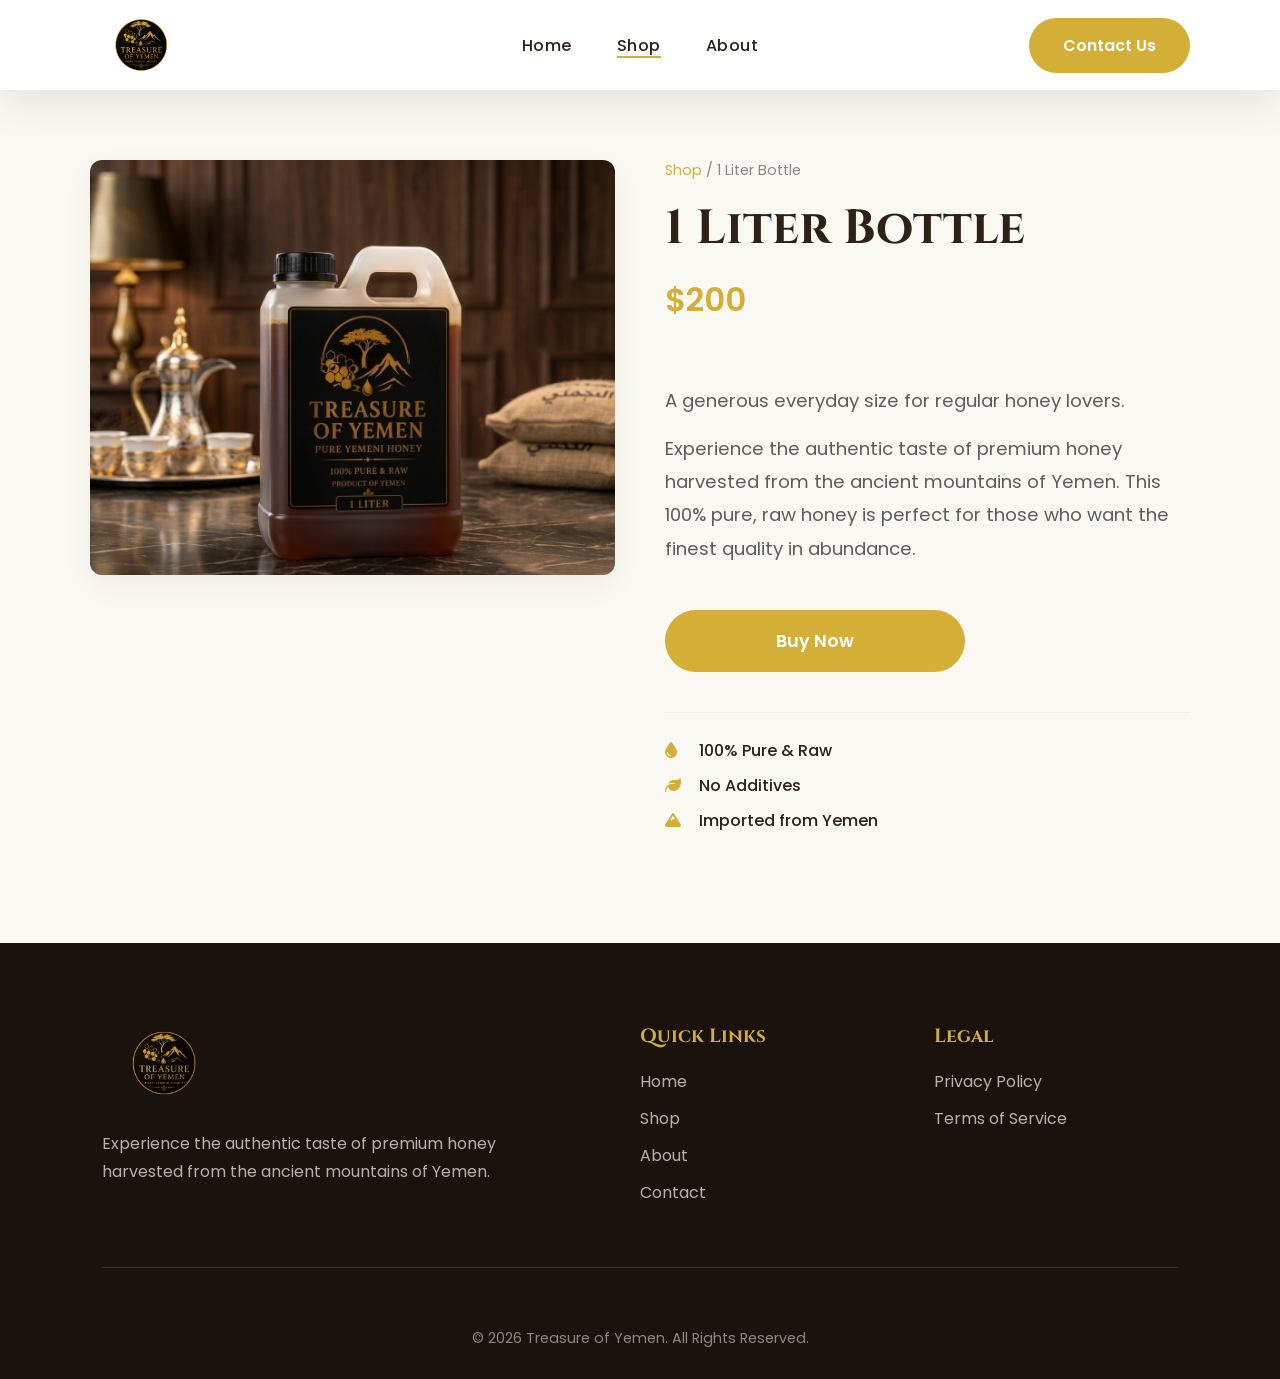
<file: 1literbootle.html>
<!DOCTYPE html>
<html lang="en">
<head>
    <meta charset="UTF-8">
    <meta name="viewport" content="width=device-width, initial-scale=1.0">
    <title>1 Liter Jar | Treasure of Yemen</title>
    <link rel="icon" href="images/favicontreasureofyemen.png">
    
    <!-- Google Fonts & Icons -->
    <link rel="preconnect" href="https://fonts.googleapis.com">
    <link rel="preconnect" href="https://fonts.gstatic.com" crossorigin>
    <link href="https://fonts.googleapis.com/css2?family=Cinzel:wght@500;600;700&family=Poppins:wght@300;400;500;600;700&display=swap" rel="stylesheet">
    <link rel="stylesheet" href="https://cdnjs.cloudflare.com/ajax/libs/font-awesome/6.4.0/css/all.min.css">
    
    <!-- All CSS centralized here -->
    <link rel="stylesheet" href="css/style.css">
</head>
<body class="shop-page">

<!-- Navbar -->
<nav id="navbar">
    <a href="index.html" class="logo">
        <img src="images/treasureofyemen1.png" alt="Treasure of Yemen">
    </a>
    <ul class="nav-links">
        <li><a href="index.html">Home</a></li>
        <li><a href="shop.html" class="active">Shop</a></li>
        <li><a href="index.html#about">About</a></li>
    </ul>
    <a href="index.html#contact" class="shop-btn">Contact Us</a>
    <div class="menu-toggle">
        <span></span><span></span><span></span>
    </div>
</nav>

<!-- Mobile Menu -->
<div class="mobile-menu">
    <a href="index.html">Home</a>
    <a href="shop.html">Shop</a>
    <a href="index.html#about">About</a>
    <a href="index.html#contact" class="mobile-shop-btn">Contact Us</a>
</div>

<!-- Single Product Section -->
<section class="single-product">
    <!-- Added fade-up-element for animation -->
    <div class="product-detail-container fade-up-element">
        <!-- Left Side: Large Image -->
        <div class="product-detail-image">
            <img src="images/1literhoney1.png" alt="5 Liter Jar">
        </div>
        
        <!-- Right Side: Details & Action -->
        <div class="product-detail-info">
            <p class="breadcrumbs"><a href="shop.html">Shop</a> / 1 Liter Bottle</p>
            <h1>1 Liter Bottle</h1>
            <p class="price">$200</p>
            
            <div class="description">
                <p>A generous everyday size for regular honey lovers.</p>
                <p>Experience the authentic taste of premium honey harvested from the ancient mountains of Yemen. This 100% pure, raw honey is perfect for those who want the finest quality in abundance.</p>
            </div>

            <!-- Removed Cart, Added Stripe Link -->
            <div class="purchase-actions">
                <a href="https://buy.stripe.com/test_3cI4gz9icf4z86W9u55kk01" class="primary-btn">Buy Now</a>
            </div>
            
            <div class="product-features">
                <p><i class="fa-solid fa-droplet"></i> 100% Pure & Raw</p>
                <p><i class="fa-solid fa-leaf"></i> No Additives</p>
                <p><i class="fa-solid fa-mountain"></i> Imported from Yemen</p>
            </div>
        </div>
    </div>
</section>

<!-- ================= FOOTER ================= -->
<footer class="footer">
    <div class="footer-content">
        <div class="footer-brand">
            <img src="images/treasureofyemen1.png" alt="Treasure of Yemen Logo" class="footer-logo">
            <p>Experience the authentic taste of premium honey harvested from the ancient mountains of Yemen.</p>
        </div>
        <div class="footer-links">
            <h3>Quick Links</h3>
            <a href="index.html">Home</a>
            <a href="shop.html">Shop</a>
            <a href="index.html#about">About</a>
            <a href="index.html#contact">Contact</a>
        </div>
        <div class="footer-legal">
            <h3>Legal</h3>
            <a href="#" id="privacyLink">Privacy Policy</a>
            <a href="#" id="termsLink">Terms of Service</a>
        </div>
    </div>
    <div class="footer-bottom">
        <p>&copy; 2026 Treasure of Yemen. All Rights Reserved.</p>
    </div>
</footer>

<!-- ================= LEGAL POPUPS ================= -->
<div class="success-popup legal-popup" id="privacyPopup">
    <div class="popup-box legal-box">
        <h3>Privacy Policy</h3>
        <div class="legal-text">
            <p><strong>1. Information Collection:</strong> We collect information you provide directly to us, such as when you create an account, subscribe to our newsletter, or make a purchase. This includes your name, email, phone number, and shipping address.</p>
            <p><strong>2. Use of Data:</strong> Your data is used exclusively to process orders, deliver your premium honey, and communicate updates or exclusive offers related to Treasure of Yemen.</p>
            <p><strong>3. Data Protection:</strong> We implement industry-standard security measures to protect your personal information from unauthorized access, alteration, or disclosure. We do not sell your personal data to third parties.</p>
        </div>
        <button class="close-legal-btn">Close</button>
    </div>
</div>

<div class="success-popup legal-popup" id="termsPopup">
    <div class="popup-box legal-box">
        <h3>Terms of Service</h3>
        <div class="legal-text">
            <p><strong>1. Product Authenticity:</strong> Treasure of Yemen guarantees that all our honey is 100% pure and raw, imported directly from Yemen without additives or blending.</p>
            <p><strong>2. Shipping & Returns:</strong> Orders are processed within 1-2 business days. Due to the consumable nature of our products, returns are only accepted for sealed, unopened jars within 14 days of delivery.</p>
            <p><strong>3. Medical Disclaimer:</strong> Our products are intended for culinary and general wellness purposes. They are not intended to diagnose, treat, cure, or prevent any disease. Do not feed raw honey to infants under one year of age.</p>
        </div>
        <button class="close-legal-btn">Close</button>
    </div>
</div>

<!-- All JS centralized here -->
<script src="js/app.js"></script>
</body>
</html>
</file>
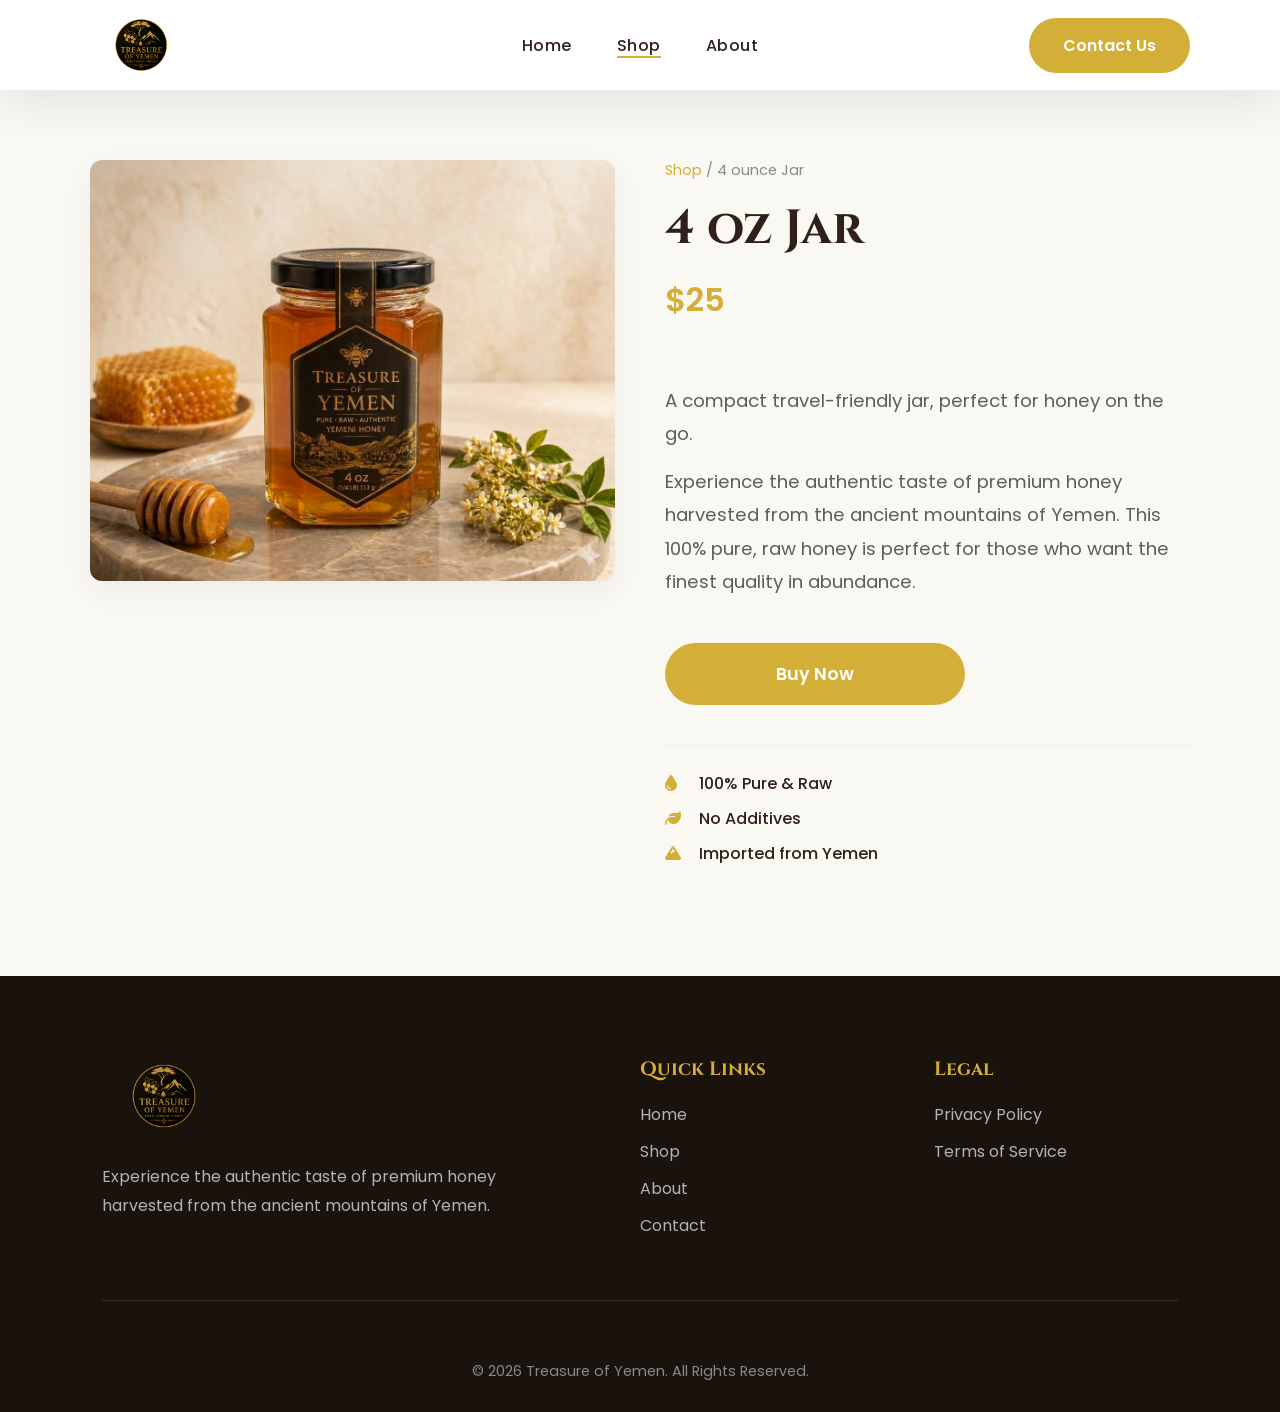
<file: 4ozjar.html>
<!DOCTYPE html>
<html lang="en">
<head>
    <meta charset="UTF-8">
    <meta name="viewport" content="width=device-width, initial-scale=1.0">
    <title>4 oz Jar | Treasure of Yemen</title>
    <link rel="icon" href="images/favicontreasureofyemen.png">
    
    <!-- Google Fonts & Icons -->
    <link rel="preconnect" href="https://fonts.googleapis.com">
    <link rel="preconnect" href="https://fonts.gstatic.com" crossorigin>
    <link href="https://fonts.googleapis.com/css2?family=Cinzel:wght@500;600;700&family=Poppins:wght@300;400;500;600;700&display=swap" rel="stylesheet">
    <link rel="stylesheet" href="https://cdnjs.cloudflare.com/ajax/libs/font-awesome/6.4.0/css/all.min.css">
    
    <!-- All CSS centralized here -->
    <link rel="stylesheet" href="css/style.css">
</head>
<body class="shop-page">

<!-- Navbar -->
<nav id="navbar">
    <a href="index.html" class="logo">
        <img src="images/treasureofyemen1.png" alt="Treasure of Yemen">
    </a>
    <ul class="nav-links">
        <li><a href="index.html">Home</a></li>
        <li><a href="shop.html" class="active">Shop</a></li>
        <li><a href="index.html#about">About</a></li>
    </ul>
    <a href="index.html#contact" class="shop-btn">Contact Us</a>
    <div class="menu-toggle">
        <span></span><span></span><span></span>
    </div>
</nav>

<!-- Mobile Menu -->
<div class="mobile-menu">
    <a href="index.html">Home</a>
    <a href="shop.html">Shop</a>
    <a href="index.html#about">About</a>
    <a href="index.html#contact" class="mobile-shop-btn">Contact Us</a>
</div>

<!-- Single Product Section -->
<section class="single-product">
    <!-- Added fade-up-element for animation -->
    <div class="product-detail-container fade-up-element">
        <!-- Left Side: Large Image -->
        <div class="product-detail-image">
            <img src="images/4ozhoney.png" alt="4 oz Jar">
        </div>
        
        <!-- Right Side: Details & Action -->
        <div class="product-detail-info">
            <p class="breadcrumbs"><a href="shop.html">Shop</a> / 4 ounce Jar</p>
            <h1>4 oz Jar</h1>
            <p class="price">$25</p>
            
            <div class="description">
                <p>A compact travel-friendly jar, perfect for honey on the go.</p>
                <p>Experience the authentic taste of premium honey harvested from the ancient mountains of Yemen. This 100% pure, raw honey is perfect for those who want the finest quality in abundance.</p>
            </div>

            <!-- Removed Cart, Added Stripe Link -->
            <div class="purchase-actions">
                <a href="https://buy.stripe.com/7sY00k9Uf3qmcW11pa7g401" class="primary-btn">Buy Now</a>
            </div>
            
            <div class="product-features">
                <p><i class="fa-solid fa-droplet"></i> 100% Pure & Raw</p>
                <p><i class="fa-solid fa-leaf"></i> No Additives</p>
                <p><i class="fa-solid fa-mountain"></i> Imported from Yemen</p>
            </div>
        </div>
    </div>
</section>

<!-- ================= FOOTER ================= -->
<footer class="footer">
    <div class="footer-content">
        <div class="footer-brand">
            <img src="images/treasureofyemen1.png" alt="Treasure of Yemen Logo" class="footer-logo">
            <p>Experience the authentic taste of premium honey harvested from the ancient mountains of Yemen.</p>
        </div>
        <div class="footer-links">
            <h3>Quick Links</h3>
            <a href="index.html">Home</a>
            <a href="shop.html">Shop</a>
            <a href="index.html#about">About</a>
            <a href="index.html#contact">Contact</a>
        </div>
        <div class="footer-legal">
            <h3>Legal</h3>
            <a href="#" id="privacyLink">Privacy Policy</a>
            <a href="#" id="termsLink">Terms of Service</a>
        </div>
    </div>
    <div class="footer-bottom">
        <p>&copy; 2026 Treasure of Yemen. All Rights Reserved.</p>
    </div>
</footer>

<!-- ================= LEGAL POPUPS ================= -->
<div class="success-popup legal-popup" id="privacyPopup">
    <div class="popup-box legal-box">
        <h3>Privacy Policy</h3>
        <div class="legal-text">
            <p><strong>1. Information Collection:</strong> We collect information you provide directly to us, such as when you create an account, subscribe to our newsletter, or make a purchase. This includes your name, email, phone number, and shipping address.</p>
            <p><strong>2. Use of Data:</strong> Your data is used exclusively to process orders, deliver your premium honey, and communicate updates or exclusive offers related to Treasure of Yemen.</p>
            <p><strong>3. Data Protection:</strong> We implement industry-standard security measures to protect your personal information from unauthorized access, alteration, or disclosure. We do not sell your personal data to third parties.</p>
        </div>
        <button class="close-legal-btn">Close</button>
    </div>
</div>

<div class="success-popup legal-popup" id="termsPopup">
    <div class="popup-box legal-box">
        <h3>Terms of Service</h3>
        <div class="legal-text">
            <p><strong>1. Product Authenticity:</strong> Treasure of Yemen guarantees that all our honey is 100% pure and raw, imported directly from Yemen without additives or blending.</p>
            <p><strong>2. Shipping & Returns:</strong> Orders are processed within 1-2 business days. Due to the consumable nature of our products, returns are only accepted for sealed, unopened jars within 14 days of delivery.</p>
            <p><strong>3. Medical Disclaimer:</strong> Our products are intended for culinary and general wellness purposes. They are not intended to diagnose, treat, cure, or prevent any disease. Do not feed raw honey to infants under one year of age.</p>
        </div>
        <button class="close-legal-btn">Close</button>
    </div>
</div>

<!-- All JS centralized here -->
<script src="js/app.js"></script>
</body>
</html>
</file>
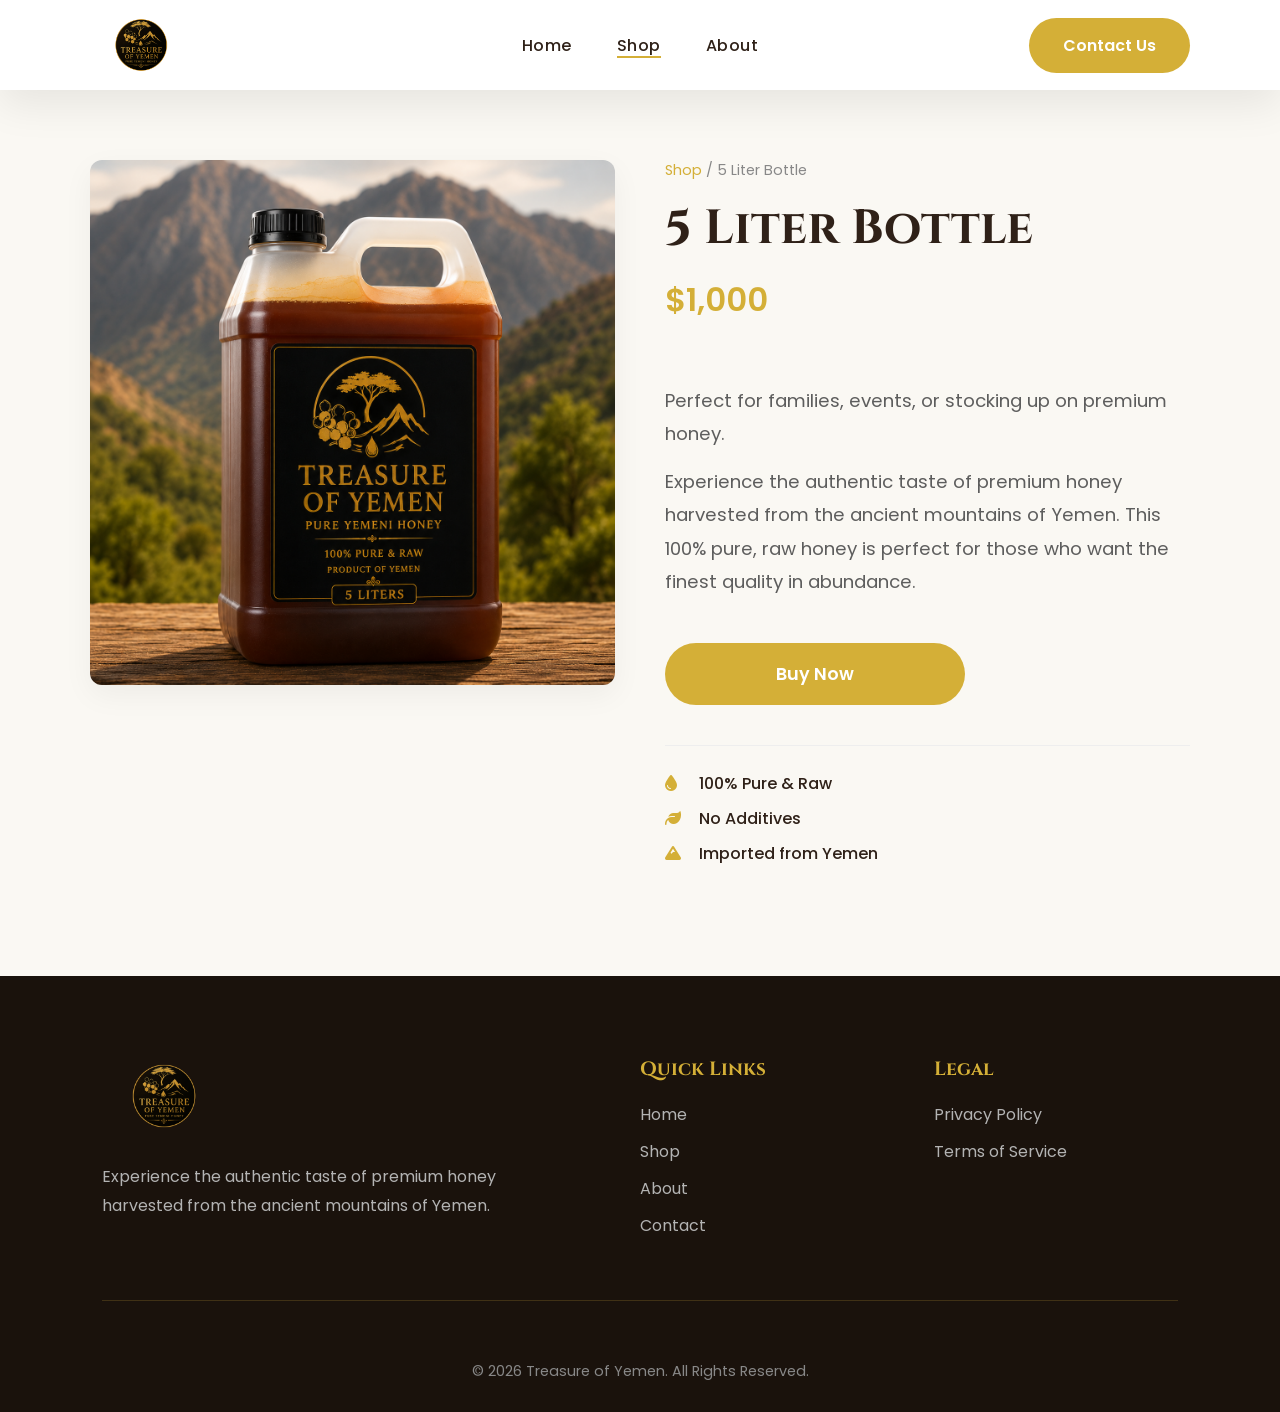
<file: 5literbottle.html>
<!DOCTYPE html>
<html lang="en">
<head>
    <meta charset="UTF-8">
    <meta name="viewport" content="width=device-width, initial-scale=1.0">
    <title>5 Liter Jar | Treasure of Yemen</title>
    <link rel="icon" href="images/favicontreasureofyemen.png">
    
    <!-- Google Fonts & Icons -->
    <link rel="preconnect" href="https://fonts.googleapis.com">
    <link rel="preconnect" href="https://fonts.gstatic.com" crossorigin>
    <link href="https://fonts.googleapis.com/css2?family=Cinzel:wght@500;600;700&family=Poppins:wght@300;400;500;600;700&display=swap" rel="stylesheet">
    <link rel="stylesheet" href="https://cdnjs.cloudflare.com/ajax/libs/font-awesome/6.4.0/css/all.min.css">
    
    <!-- All CSS centralized here -->
    <link rel="stylesheet" href="css/style.css">
</head>
<body class="shop-page">

<!-- Navbar -->
<nav id="navbar">
    <a href="index.html" class="logo">
        <img src="images/treasureofyemen1.png" alt="Treasure of Yemen">
    </a>
    <ul class="nav-links">
        <li><a href="index.html">Home</a></li>
        <li><a href="shop.html" class="active">Shop</a></li>
        <li><a href="index.html#about">About</a></li>
    </ul>
    <a href="index.html#contact" class="shop-btn">Contact Us</a>
    <div class="menu-toggle">
        <span></span><span></span><span></span>
    </div>
</nav>

<!-- Mobile Menu -->
<div class="mobile-menu">
    <a href="index.html">Home</a>
    <a href="shop.html">Shop</a>
    <a href="index.html#about">About</a>
    <a href="index.html#contact" class="mobile-shop-btn">Contact Us</a>
</div>

<!-- Single Product Section -->
<section class="single-product">
    <!-- Added fade-up-element for animation -->
    <div class="product-detail-container fade-up-element">
        <!-- Left Side: Large Image -->
        <div class="product-detail-image">
            <img src="images/5literhoney.png" alt="5 Liter Jar">
        </div>
        
        <!-- Right Side: Details & Action -->
        <div class="product-detail-info">
            <p class="breadcrumbs"><a href="shop.html">Shop</a> / 5 Liter Bottle</p>
            <h1>5 Liter Bottle</h1>
            <p class="price">$1,000</p>
            
            <div class="description">
                <p>Perfect for families, events, or stocking up on premium honey.</p>
                <p>Experience the authentic taste of premium honey harvested from the ancient mountains of Yemen. This 100% pure, raw honey is perfect for those who want the finest quality in abundance.</p>
            </div>

            <!-- Removed Cart, Added Stripe Link -->
            <div class="purchase-actions">
                <a href="https://buy.stripe.com/test_4gMaEX3XS6y34UK0Xz5kk00" class="primary-btn">Buy Now</a>
            </div>
            
            <div class="product-features">
                <p><i class="fa-solid fa-droplet"></i> 100% Pure & Raw</p>
                <p><i class="fa-solid fa-leaf"></i> No Additives</p>
                <p><i class="fa-solid fa-mountain"></i> Imported from Yemen</p>
            </div>
        </div>
    </div>
</section>

<!-- ================= FOOTER ================= -->
<footer class="footer">
    <div class="footer-content">
        <div class="footer-brand">
            <img src="images/treasureofyemen1.png" alt="Treasure of Yemen Logo" class="footer-logo">
            <p>Experience the authentic taste of premium honey harvested from the ancient mountains of Yemen.</p>
        </div>
        <div class="footer-links">
            <h3>Quick Links</h3>
            <a href="index.html">Home</a>
            <a href="shop.html">Shop</a>
            <a href="index.html#about">About</a>
            <a href="index.html#contact">Contact</a>
        </div>
        <div class="footer-legal">
            <h3>Legal</h3>
            <a href="#" id="privacyLink">Privacy Policy</a>
            <a href="#" id="termsLink">Terms of Service</a>
        </div>
    </div>
    <div class="footer-bottom">
        <p>&copy; 2026 Treasure of Yemen. All Rights Reserved.</p>
    </div>
</footer>

<!-- ================= LEGAL POPUPS ================= -->
<div class="success-popup legal-popup" id="privacyPopup">
    <div class="popup-box legal-box">
        <h3>Privacy Policy</h3>
        <div class="legal-text">
            <p><strong>1. Information Collection:</strong> We collect information you provide directly to us, such as when you create an account, subscribe to our newsletter, or make a purchase. This includes your name, email, phone number, and shipping address.</p>
            <p><strong>2. Use of Data:</strong> Your data is used exclusively to process orders, deliver your premium honey, and communicate updates or exclusive offers related to Treasure of Yemen.</p>
            <p><strong>3. Data Protection:</strong> We implement industry-standard security measures to protect your personal information from unauthorized access, alteration, or disclosure. We do not sell your personal data to third parties.</p>
        </div>
        <button class="close-legal-btn">Close</button>
    </div>
</div>

<div class="success-popup legal-popup" id="termsPopup">
    <div class="popup-box legal-box">
        <h3>Terms of Service</h3>
        <div class="legal-text">
            <p><strong>1. Product Authenticity:</strong> Treasure of Yemen guarantees that all our honey is 100% pure and raw, imported directly from Yemen without additives or blending.</p>
            <p><strong>2. Shipping & Returns:</strong> Orders are processed within 1-2 business days. Due to the consumable nature of our products, returns are only accepted for sealed, unopened jars within 14 days of delivery.</p>
            <p><strong>3. Medical Disclaimer:</strong> Our products are intended for culinary and general wellness purposes. They are not intended to diagnose, treat, cure, or prevent any disease. Do not feed raw honey to infants under one year of age.</p>
        </div>
        <button class="close-legal-btn">Close</button>
    </div>
</div>

<!-- All JS centralized here -->
<script src="js/app.js"></script>
</body>
</html>
</file>
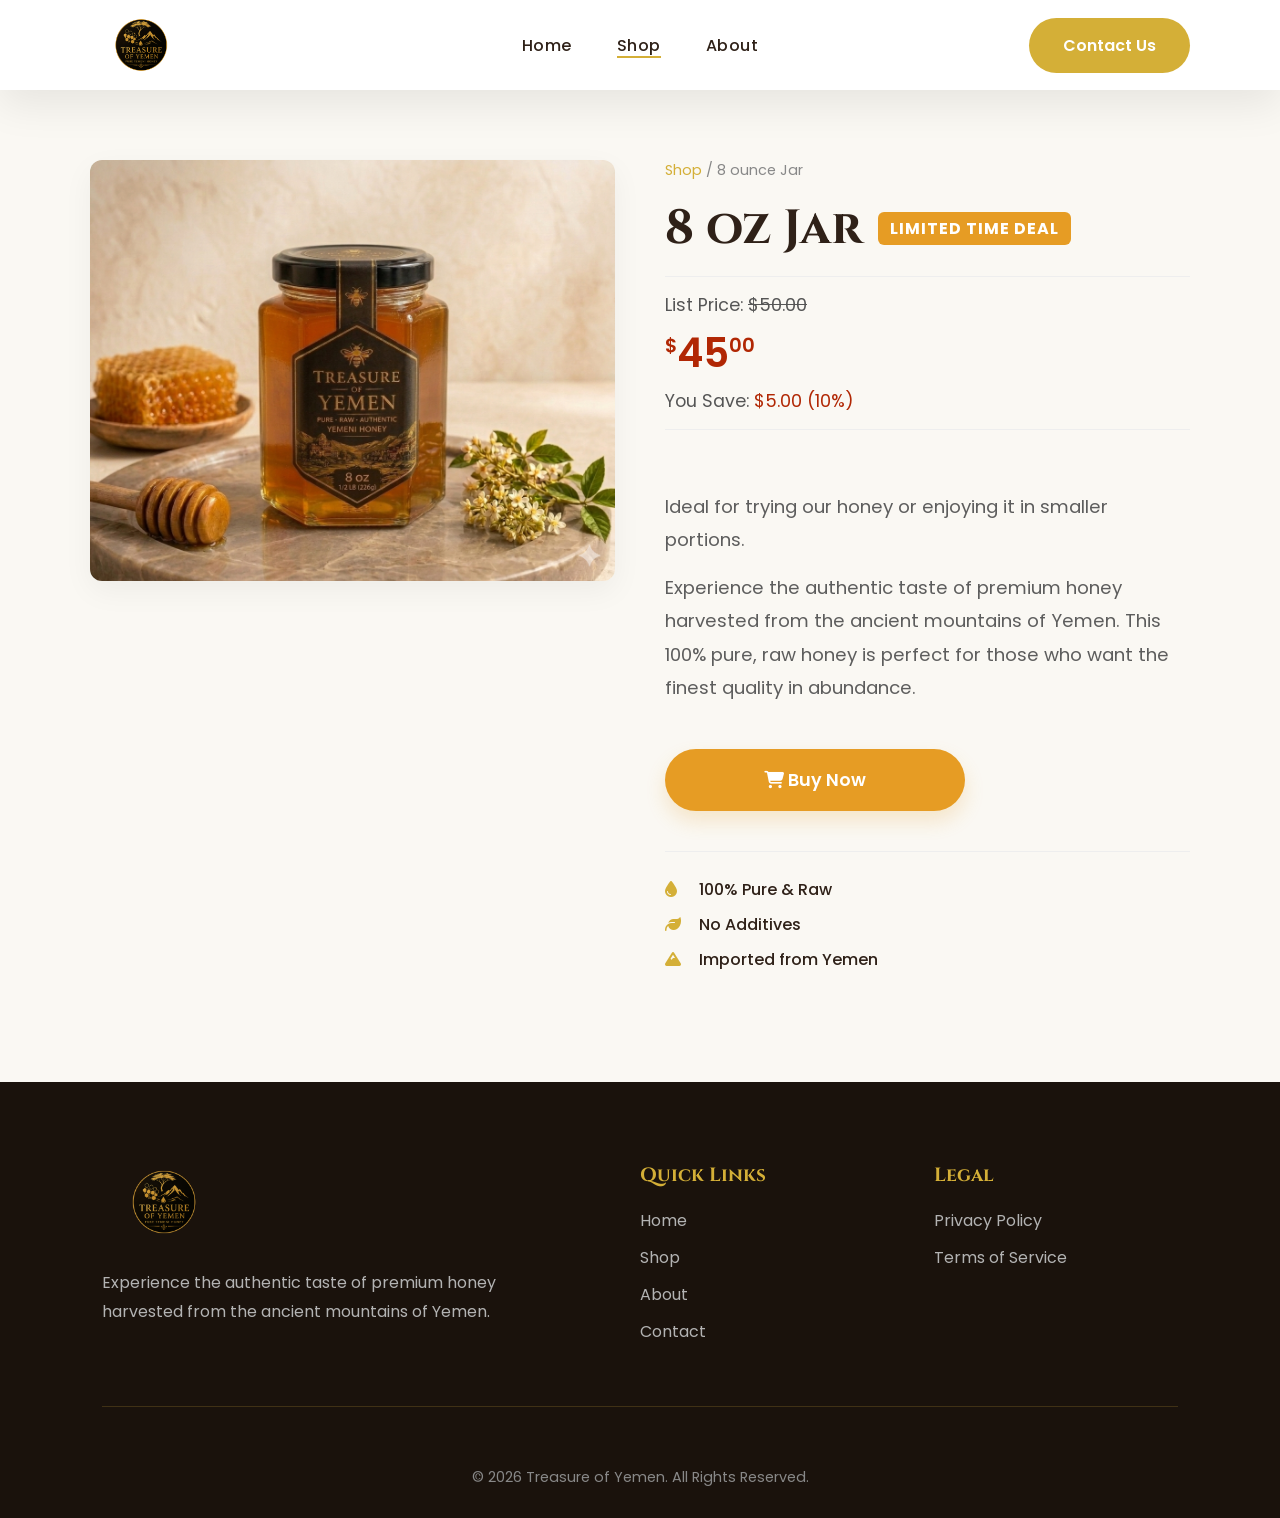
<file: 8ozjar.html>
<!DOCTYPE html>
<html lang="en">
<head>
    <meta charset="UTF-8">
    <meta name="viewport" content="width=device-width, initial-scale=1.0">
    <title>8 oz Jar | Treasure of Yemen</title>
    <link rel="icon" href="images/favicontreasureofyemen.png">
    
    <!-- Google Fonts & Icons -->
    <link rel="preconnect" href="https://fonts.googleapis.com">
    <link rel="preconnect" href="https://fonts.gstatic.com" crossorigin>
    <link href="https://fonts.googleapis.com/css2?family=Cinzel:wght@500;600;700&family=Poppins:wght@300;400;500;600;700&display=swap" rel="stylesheet">
    <link rel="stylesheet" href="https://cdnjs.cloudflare.com/ajax/libs/font-awesome/6.4.0/css/all.min.css">
    
    <!-- All CSS centralized here -->
    <link rel="stylesheet" href="css/style.css">
</head>
<body class="shop-page">

<!-- Navbar -->
<nav id="navbar">
    <a href="index.html" class="logo">
        <img src="images/treasureofyemen1.png" alt="Treasure of Yemen">
    </a>
    <ul class="nav-links">
        <li><a href="index.html">Home</a></li>
        <li><a href="shop.html" class="active">Shop</a></li>
        <li><a href="index.html#about">About</a></li>
    </ul>
    <a href="index.html#contact" class="shop-btn">Contact Us</a>
    <div class="menu-toggle">
        <span></span><span></span><span></span>
    </div>
</nav>

<!-- Mobile Menu -->
<div class="mobile-menu">
    <a href="index.html">Home</a>
    <a href="shop.html">Shop</a>
    <a href="index.html#about">About</a>
    <a href="index.html#contact" class="mobile-shop-btn">Contact Us</a>
</div>

<!-- Single Product Section -->
<section class="single-product">
    <!-- Added fade-up-element for animation -->
    <div class="product-detail-container fade-up-element">
        <!-- Left Side: Large Image -->
        <div class="product-detail-image">
            <img src="images/8ozhoney.png" alt="8 oz Jar">
        </div>
        
        <!-- Right Side: Details & Action -->
        <!-- Right Side: Details & Action -->
        <div class="product-detail-info">
            <p class="breadcrumbs"><a href="shop.html">Shop</a> / 8 ounce Jar</p>
            
            <h1 style="display: flex; align-items: center; gap: 15px; flex-wrap: wrap;">
                8 oz Jar 
                <span style="background: #e69c24; color: white; font-size: 1rem; padding: 4px 12px; border-radius: 6px; text-transform: uppercase; letter-spacing: 1px; font-family: 'Poppins', sans-serif;">Limited Time Deal</span>
            </h1>
            
            <!-- Deal Pricing Block -->
            <div class="sale-pricing" style="margin-bottom: 25px; padding: 15px 0; border-top: 1px solid #eee; border-bottom: 1px solid #eee;">
                <p style="color: #555; font-size: 1.1rem; margin-bottom: 5px;">
                    List Price: <span style="text-decoration: line-through;">$50.00</span>
                </p>
                <p class="price" style="font-size: 2.5rem; margin-bottom: 5px; color: #b12704;">
                    <span style="font-size: 1.2rem; vertical-align: top; margin-top: 8px; display: inline-block;">$</span>45<span style="font-size: 1.2rem; vertical-align: top; margin-top: 8px; display: inline-block;">00</span>
                </p>
                <p style="color: #555; font-size: 1.1rem; margin-bottom: 0;">
                    You Save: <span style="color: #b12704;">$5.00 (10%)</span>
                </p>
            </div>
            
            <div class="description">
                <p>Ideal for trying our honey or enjoying it in smaller portions.</p>
                <p>Experience the authentic taste of premium honey harvested from the ancient mountains of Yemen. This 100% pure, raw honey is perfect for those who want the finest quality in abundance.</p>
            </div>

            <div class="purchase-actions">
                <a href="https://buy.stripe.com/test_6oUdR9gKE2hN3QG9u55kk05" class="primary-btn" style="background: #e69c24; border: none; box-shadow: 0 10px 20px rgba(230,156,36,0.2);">
                    <i class="fa-solid fa-cart-shopping"></i> Buy Now
                </a>
            </div>
            
            <div class="product-features">
                <p><i class="fa-solid fa-droplet"></i> 100% Pure & Raw</p>
                <p><i class="fa-solid fa-leaf"></i> No Additives</p>
                <p><i class="fa-solid fa-mountain"></i> Imported from Yemen</p>
            </div>
        </div>
</section>

<!-- ================= FOOTER ================= -->
<footer class="footer">
    <div class="footer-content">
        <div class="footer-brand">
            <img src="images/treasureofyemen1.png" alt="Treasure of Yemen Logo" class="footer-logo">
            <p>Experience the authentic taste of premium honey harvested from the ancient mountains of Yemen.</p>
        </div>
        <div class="footer-links">
            <h3>Quick Links</h3>
            <a href="index.html">Home</a>
            <a href="shop.html">Shop</a>
            <a href="index.html#about">About</a>
            <a href="index.html#contact">Contact</a>
        </div>
        <div class="footer-legal">
            <h3>Legal</h3>
            <a href="#" id="privacyLink">Privacy Policy</a>
            <a href="#" id="termsLink">Terms of Service</a>
        </div>
    </div>
    <div class="footer-bottom">
        <p>&copy; 2026 Treasure of Yemen. All Rights Reserved.</p>
    </div>
</footer>

<!-- ================= LEGAL POPUPS ================= -->
<div class="success-popup legal-popup" id="privacyPopup">
    <div class="popup-box legal-box">
        <h3>Privacy Policy</h3>
        <div class="legal-text">
            <p><strong>1. Information Collection:</strong> We collect information you provide directly to us, such as when you create an account, subscribe to our newsletter, or make a purchase. This includes your name, email, phone number, and shipping address.</p>
            <p><strong>2. Use of Data:</strong> Your data is used exclusively to process orders, deliver your premium honey, and communicate updates or exclusive offers related to Treasure of Yemen.</p>
            <p><strong>3. Data Protection:</strong> We implement industry-standard security measures to protect your personal information from unauthorized access, alteration, or disclosure. We do not sell your personal data to third parties.</p>
        </div>
        <button class="close-legal-btn">Close</button>
    </div>
</div>

<div class="success-popup legal-popup" id="termsPopup">
    <div class="popup-box legal-box">
        <h3>Terms of Service</h3>
        <div class="legal-text">
            <p><strong>1. Product Authenticity:</strong> Treasure of Yemen guarantees that all our honey is 100% pure and raw, imported directly from Yemen without additives or blending.</p>
            <p><strong>2. Shipping & Returns:</strong> Orders are processed within 1-2 business days. Due to the consumable nature of our products, returns are only accepted for sealed, unopened jars within 14 days of delivery.</p>
            <p><strong>3. Medical Disclaimer:</strong> Our products are intended for culinary and general wellness purposes. They are not intended to diagnose, treat, cure, or prevent any disease. Do not feed raw honey to infants under one year of age.</p>
        </div>
        <button class="close-legal-btn">Close</button>
    </div>
</div>

<!-- All JS centralized here -->
<script src="js/app.js"></script>
</body>
</html>
</file>
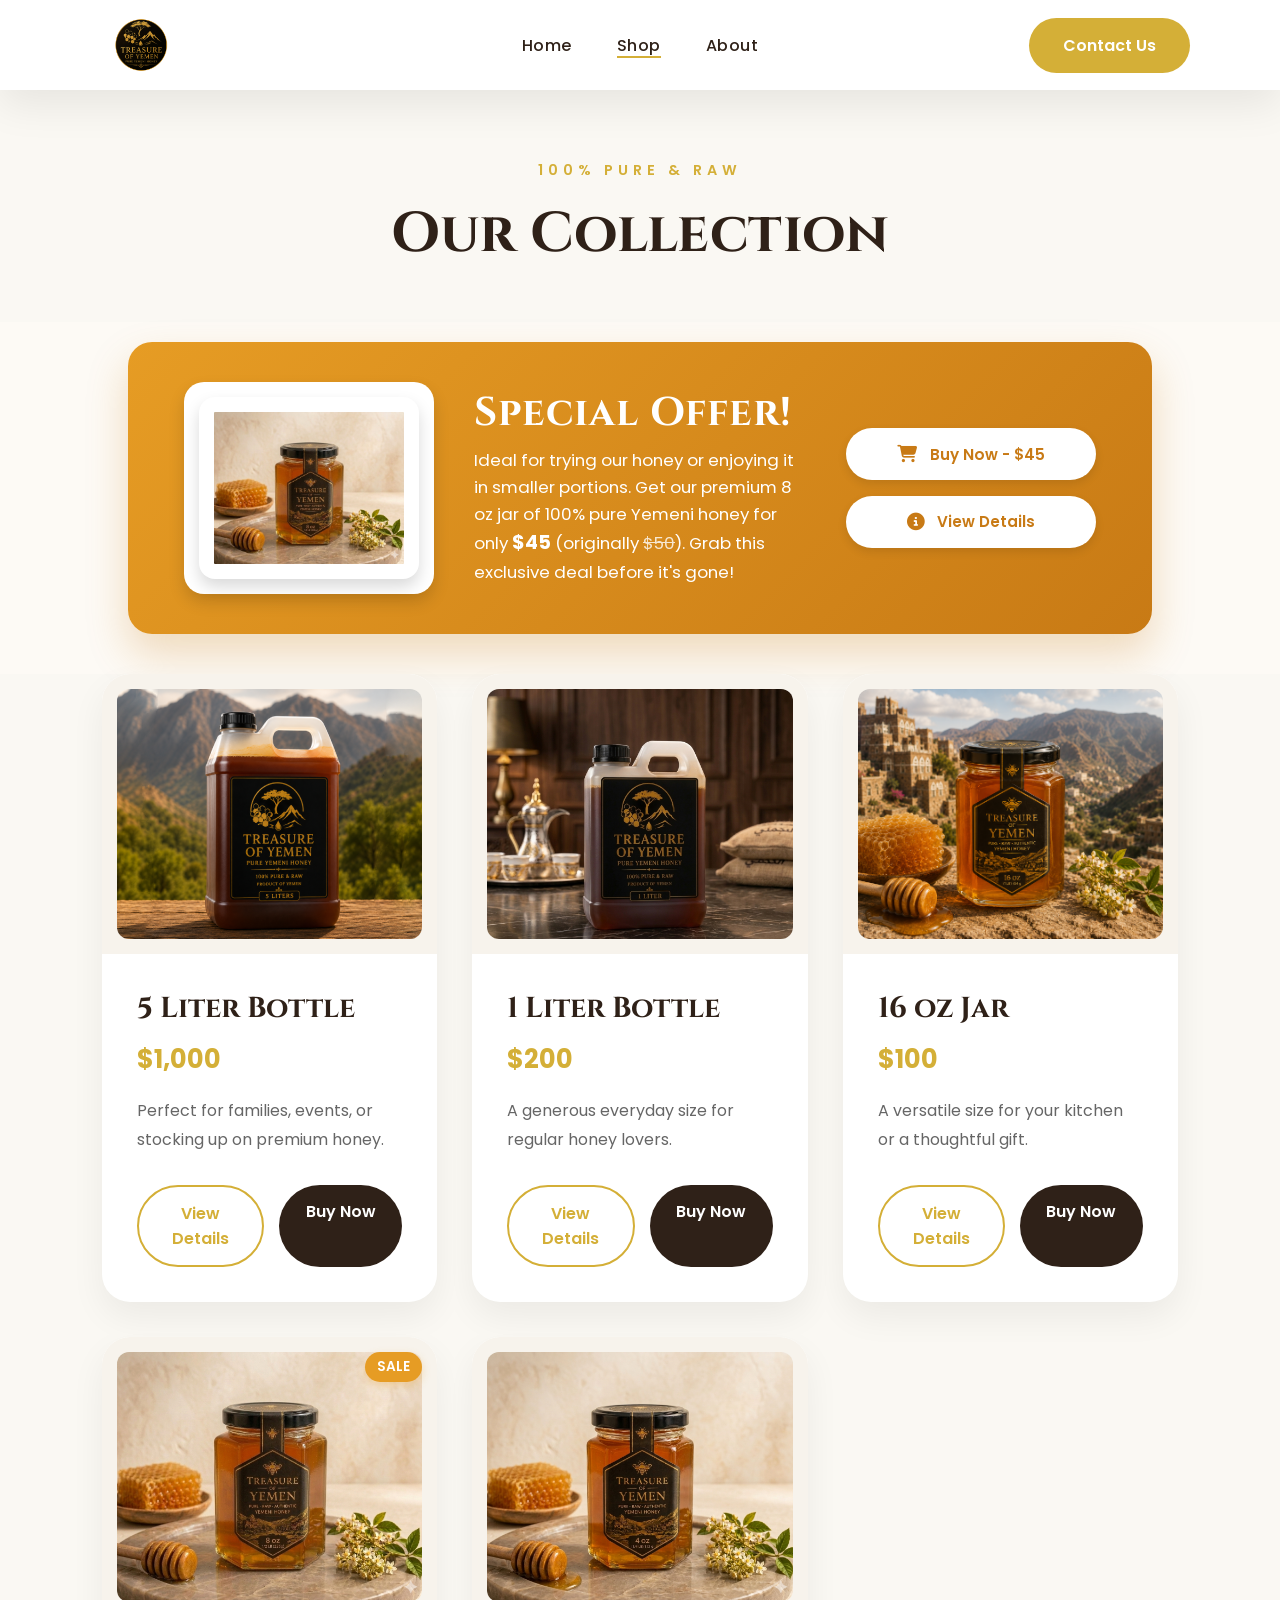
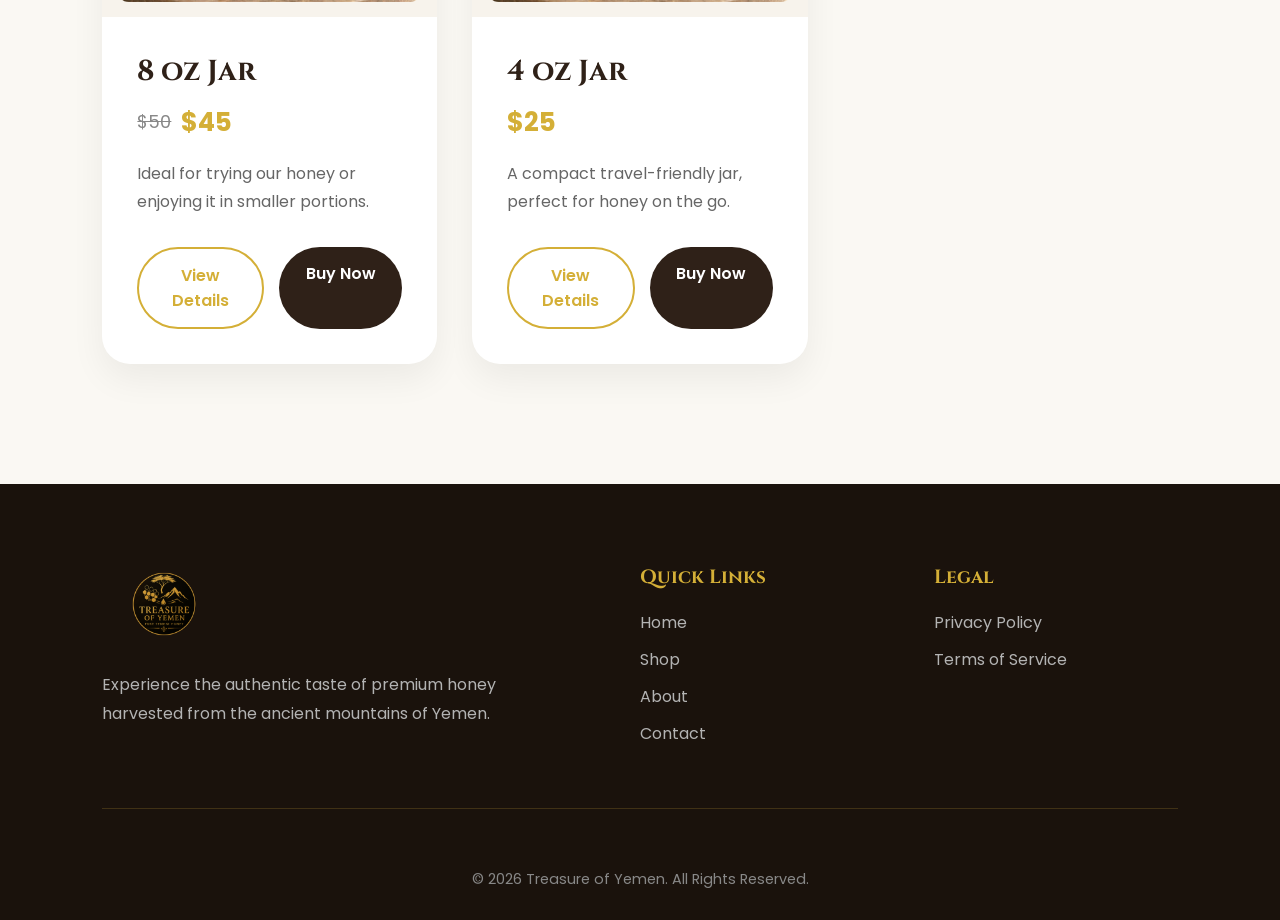
<file: shop.html>
<!DOCTYPE html>
<html lang="en">
<head>
    <meta charset="UTF-8">
    <meta name="viewport" content="width=device-width, initial-scale=1.0">
    <title>Shop | Treasure of Yemen</title>
    <link rel="icon" href="images/favicontreasureofyemen.png">

    <!-- Google Fonts -->
    <link rel="preconnect" href="https://fonts.googleapis.com">
    <link rel="preconnect" href="https://fonts.gstatic.com" crossorigin>
    <link href="https://fonts.googleapis.com/css2?family=Cinzel:wght@500;600;700&family=Poppins:wght@300;400;500;600;700&display=swap" rel="stylesheet">

    <!-- Font Awesome Icons -->
    <link rel="stylesheet" href="https://cdnjs.cloudflare.com/ajax/libs/font-awesome/6.4.0/css/all.min.css">
    
    <!-- All CSS centralized here -->
    <link rel="stylesheet" href="css/style.css">
</head>
<body class="shop-page">

<nav id="navbar">
    <a href="index.html" class="logo">
        <img src="images/treasureofyemen1.png" alt="Treasure of Yemen">
    </a>
    <ul class="nav-links">
        <li><a href="index.html">Home</a></li>
        <li><a href="shop.html" class="active">Shop</a></li>
        <li><a href="index.html#about">About</a></li>
    </ul>
    <a href="index.html#contact" class="shop-btn">Contact Us</a>
    <div class="menu-toggle">
        <span></span><span></span><span></span>
    </div>
</nav>

<div class="mobile-menu">
    <a href="index.html">Home</a>
    <a href="shop.html">Shop</a>
    <a href="index.html#about">About</a>
    <a href="index.html#contact" class="mobile-shop-btn">Contact Us</a>
</div>

<!-- ================= SHOP HEADER ================= -->
<!-- Added fade-up-element for animation -->
<section class="shop-page-header fade-up-element">
    <p>100% PURE & RAW</p>
    <h1>Our Collection</h1>
</section>

<!-- ================= 8 OZ JAR SALE BANNER ================= -->
<section class="sale-banner-section" id="sale" style="padding-top: 20px; padding-bottom: 40px;">
    <div class="sale-banner fade-up-element">
        
        <!-- Left Side: Product Image -->
        <div class="sb-image">
            <a href="8ozjar.html" class="sb-image-link">
                <img src="images/8ozhoney.png" alt="8 oz Premium Jar">
                <div class="sb-image-overlay">
                    <div class="overlay-badge">
                        <span>View Product page</span>
                        <i class="fa-solid fa-arrow-right"></i>
                    </div>
                </div>
            </a>
        </div>
        
        <!-- Middle Side: Header & Details -->
        <div class="sb-content">
            <h2>Special Offer!</h2>
            <p>Ideal for trying our honey or enjoying it in smaller portions. Get our premium 8 oz jar of 100% pure Yemeni honey for only <strong>$45</strong> (originally <span style="text-decoration: line-through; opacity: 0.8;">$50</span>). Grab this exclusive deal before it's gone!</p>
        </div>
        
        <!-- Right Side: Action Buttons -->
        <div class="sb-right">
            <a href="https://buy.stripe.com/6oU7sM8Qb4uqe05fg07g400" class="sb-btn">
                <i class="fa-solid fa-cart-shopping"></i> Buy Now - $45
            </a>
            <a href="8ozjar.html" class="sb-btn">
                <i class="fa-solid fa-circle-info"></i> View Details
            </a>
        </div>
        
    </div>
</section>

<!-- ================= ALL PRODUCTS ================= -->
<section class="featured-products">
    <!-- Added fade-up-element for animation -->
    <div class="products-grid fade-up-element">

        <div class="product-card">
            <div class="product-image">
                <img src="images/5literhoney1.png" alt="5 Liter Jar">
            </div>
            <div class="product-info">
                <h3>5 Liter Bottle</h3>
                <p class="price">$1,000</p>
                <p class="product-description">Perfect for families, events, or stocking up on premium honey.</p>
                <div class="product-buttons">
                    <a href="5literbottle.html" class="view-btn">View Details</a>
                    <a href="https://buy.stripe.com/5kQ6oIeavd0Wg8d5Fq7g403" class="buy-btn">Buy Now</a>
                </div>
            </div>
        </div>

        <div class="product-card">
            <div class="product-image">
                <img src="images/1literhoney1.png" alt="1 Liter Jar">
            </div>
            <div class="product-info">
                <h3>1 Liter Bottle</h3>
                <p class="price">$200</p>
                <p class="product-description">A generous everyday size for regular honey lovers.</p>
                <div class="product-buttons">
                    <a href="1literbootle.html" class="view-btn">View Details</a>
                    <a href="https://buy.stripe.com/00weVefez4uq2hn9VG7g404" class="buy-btn">Buy Now</a>
                </div>
            </div>
        </div>
        
        <div class="product-card">
            <div class="product-image">
                <img src="images/16ozhoney.png" alt="16 oz jar">
            </div>
            <div class="product-info">
                <h3>16 oz Jar</h3>
                <p class="price">$100</p>
                <p class="product-description">A versatile size for your kitchen or a thoughtful gift.</p>
                <div class="product-buttons">
                    <a href="16ozjar.html" class="view-btn">View Details</a>
                    <a href="https://buy.stripe.com/3cIfZi3vR2mi3lr3xi7g402" class="buy-btn">Buy Now</a>
                </div>
            </div>
        </div>
        
        <div class="product-card">
            <!-- Added position relative for the absolute badge -->
            <div class="product-image" style="position: relative;">
                <div style="position: absolute; top: 15px; right: 15px; background: #e69c24; color: white; padding: 5px 12px; border-radius: 20px; font-weight: 600; font-size: 0.85rem; z-index: 2; box-shadow: 0 4px 10px rgba(230,156,36,0.3);">
                    SALE
                </div>
                <img src="images/8ozhoney.png" alt="8 oz jar">
            </div>
            <div class="product-info">
                <h3>8 oz Jar</h3>
                <p class="price" style="display: flex; align-items: center; gap: 10px;">
                    <span style="text-decoration: line-through; color: #888; font-size: 1.1rem; font-weight: 400;">$50</span> 
                    $45
                </p>
                <p class="product-description">Ideal for trying our honey or enjoying it in smaller portions.</p>
                <div class="product-buttons">
                    <a href="8ozjar.html" class="view-btn">View Details</a>
                    <a href="https://buy.stripe.com/6oU7sM8Qb4uqe05fg07g400" class="buy-btn">Buy Now</a>
                </div>
            </div>
        </div>

        <div class="product-card">
            <div class="product-image">
                <img src="images/4ozhoney.png" alt="4 oz jar">
            </div>
            <div class="product-info">
                <h3>4 oz Jar</h3>
                <p class="price">$25</p>
                <p class="product-description">A compact travel-friendly jar, perfect for honey on the go.</p>
                <div class="product-buttons">
                    <a href="4ozjar.html" class="view-btn">View Details</a>
                    <a href="https://buy.stripe.com/test_3cIaEXgKE09Faf4ay95kk04" class="buy-btn">Buy Now</a>
                </div>
            </div>
        </div>

    </div>
</section>

<!-- ================= FOOTER ================= -->
<footer class="footer">
    <div class="footer-content">
        <div class="footer-brand">
            <img src="images/treasureofyemen1.png" alt="Treasure of Yemen Logo" class="footer-logo">
            <p>Experience the authentic taste of premium honey harvested from the ancient mountains of Yemen.</p>
        </div>
        <div class="footer-links">
            <h3>Quick Links</h3>
            <a href="index.html">Home</a>
            <a href="shop.html">Shop</a>
            <a href="index.html#about">About</a>
            <a href="index.html#contact">Contact</a>
        </div>
        <div class="footer-legal">
            <h3>Legal</h3>
            <a href="#" id="privacyLink">Privacy Policy</a>
            <a href="#" id="termsLink">Terms of Service</a>
        </div>
    </div>
    <div class="footer-bottom">
        <p>&copy; 2026 Treasure of Yemen. All Rights Reserved.</p>
    </div>
</footer>

<!-- ================= LEGAL POPUPS ================= -->
<div class="success-popup legal-popup" id="privacyPopup">
    <div class="popup-box legal-box">
        <h3>Privacy Policy</h3>
        <div class="legal-text">
            <p><strong>1. Information Collection:</strong> We collect information you provide directly to us, such as when you create an account, subscribe to our newsletter, or make a purchase. This includes your name, email, phone number, and shipping address.</p>
            <p><strong>2. Use of Data:</strong> Your data is used exclusively to process orders, deliver your premium honey, and communicate updates or exclusive offers related to Treasure of Yemen.</p>
            <p><strong>3. Data Protection:</strong> We implement industry-standard security measures to protect your personal information from unauthorized access, alteration, or disclosure. We do not sell your personal data to third parties.</p>
        </div>
        <button class="close-legal-btn">Close</button>
    </div>
</div>

<div class="success-popup legal-popup" id="termsPopup">
    <div class="popup-box legal-box">
        <h3>Terms of Service</h3>
        <div class="legal-text">
            <p><strong>1. Product Authenticity:</strong> Treasure of Yemen guarantees that all our honey is 100% pure and raw, imported directly from Yemen without additives or blending.</p>
            <p><strong>2. Shipping & Returns:</strong> Orders are processed within 1-2 business days. Due to the consumable nature of our products, returns are only accepted for sealed, unopened jars within 14 days of delivery.</p>
            <p><strong>3. Medical Disclaimer:</strong> Our products are intended for culinary and general wellness purposes. They are not intended to diagnose, treat, cure, or prevent any disease. Do not feed raw honey to infants under one year of age.</p>
        </div>
        <button class="close-legal-btn">Close</button>
    </div>
</div>

<script src="js/app.js"></script>

</body>
</html>

</body>
</html>
</file>
<file: css/style.css>
/* ---------------- RESET ---------------- */

*{
margin:0;
padding:0;
box-sizing:border-box;
}

html{
scroll-behavior:smooth;
}

body{

font-family:'Poppins',sans-serif;

background:#FAF8F3;

color:#2F2118;

overflow-x:hidden;

}

/*======================
        NAVBAR
=======================*/

#navbar{

    position:fixed;

    top:0;

    left:0;

    width:100%;

    display:grid;

    grid-template-columns:170px 1fr 170px;

    align-items:center;

    padding:18px 7%;

    z-index:1000;

    transition:.4s ease;

    background:rgba(255,255,255,.08);

    backdrop-filter:blur(16px);

}

#navbar.scrolled{

    background:rgba(255,255,255,.96);

    box-shadow:0 15px 40px rgba(0,0,0,.08);

    padding:12px 7%;

}

.logo{

    display:flex;

    align-items:center;

}

.logo img{

    height:82px;

    transition:.4s;

}

#navbar.scrolled .logo img{

    height:66px;

}

.logo:hover img{

    transform:scale(1.05);

}

.nav-links{

    display:flex;

    justify-content:center;

    gap:45px;

    list-style:none;

}

.nav-links li{

    position:relative;

}

.nav-links a{

    text-decoration:none;

    color:white;

    font-weight:500;

    letter-spacing:.5px;

    transition:.35s;

    padding-bottom:6px;

}

#navbar.scrolled .nav-links a{

    color:#2F2118;

}

.nav-links a::after{

    content:"";

    position:absolute;

    left:0;

    bottom:0;

    width:0;

    height:2px;

    background:#D4AF37;

    transition:.35s;

}

.nav-links a:hover::after,
.nav-links .active::after{

    width:100%;

}

.shop-btn{

    justify-self:end;

    text-decoration:none;

    padding:15px 34px;

    border-radius:999px;

    background:#D4AF37;

    color:white;

    font-weight:600;

    transition:.35s;

}

.shop-btn:hover{

    background:#BE9718;

    transform:translateY(-3px);

    box-shadow:0 15px 35px rgba(212,175,55,.35);

}

/* ---------------- HERO ---------------- */

.hero{

height:100vh;

display:flex;

justify-content:center;

align-items:center;

text-align:center;

position:relative;

background:url("images/hero.jpg") center center/cover no-repeat;

}

.overlay{

position:absolute;

inset:0;

background:rgba(0,0,0,.45);

}

.hero-content{

position:relative;

max-width:850px;

padding:20px;

color:white;

z-index:2;

animation:fadeUp 1.4s;

}

.subtitle{

letter-spacing:6px;

font-size:.9rem;

color:#D4AF37;

margin-bottom:25px;

}

.hero h1{

font-family:'Cinzel',serif;

font-size:5.4rem;

line-height:1.1;

margin-bottom:25px;

}

.description{

font-size:1.15rem;

line-height:1.9;

max-width:700px;

margin:auto;

opacity:.92;

}

.hero-buttons{

margin-top:45px;

display:flex;

justify-content:center;

gap:22px;

flex-wrap:wrap;

}

.primary-btn{

text-decoration:none;

background:#D4AF37;

padding:18px 38px;

border-radius:50px;

color:white;

font-weight:600;

transition:.35s;

}

.primary-btn:hover{

transform:translateY(-5px);

background:#bc971e;

}

.secondary-btn{

text-decoration:none;

border:2px solid white;

padding:18px 38px;

border-radius:50px;

color:white;

transition:.35s;

}

.secondary-btn:hover{

background:white;

color:#2F2118;

}

@keyframes fadeUp{

from{

opacity:0;

transform:translateY(40px);

}

to{

opacity:1;

transform:translateY(0);

}

}

.menu-toggle{

    display:none;

    justify-self:end;

    cursor:pointer;

}

.menu-toggle span{

    display:block;

    width:28px;

    height:3px;

    margin:6px;

    background:white;

    transition:.35s;

}

#navbar.scrolled .menu-toggle span{

    background:#2F2118;

}

@media(max-width:980px){

#navbar{

grid-template-columns:1fr auto;

}

.nav-links{

display:none;

}

.shop-btn{

display:none;

}

.menu-toggle{

display:block;

}

.logo img{

height:72px;

}

}

/*========================================
                HERO
========================================*/

.hero {
    padding-top: 130px;
    position: relative;
    height: 100vh;
    width: 100%; /* Ensures the container spans the full width from left to right */
    overflow: hidden;
    display: flex;
    justify-content: center;
    align-items: center;
    text-align: center;
    
    /* Replaced 'hero.jpg' with 'why1.png' */
    background: url("../images/main.png") center center / cover no-repeat;
    
    animation: zoomHero 18s ease-in-out infinite alternate;
}

.overlay{

    position:absolute;

    inset:0;

    background:linear-gradient(
    rgba(25,18,12,.65),
    rgba(25,18,12,.60)
    );

}

.hero-glow{

    position:absolute;

    width:700px;

    height:700px;

    border-radius:50%;

    background:radial-gradient(circle,
    rgba(212,175,55,.22),
    transparent 70%);

    filter:blur(50px);

    animation:floatGlow 7s ease-in-out infinite;

}

.hero-content{

    position:relative;

    z-index:5;

    max-width:850px;

    padding:20px;

    animation:heroReveal 1.3s ease;

}

.subtitle{

    color:#D4AF37;

    letter-spacing:7px;

    font-size:.85rem;

    margin-bottom:25px;

}

.hero h1{

    color:white;

    font-family:"Cinzel",serif;

    font-size:6rem;

    line-height:1.05;

    font-weight:700;

}

.hero h1 span{

    display:block;

    color:#D4AF37;

}

.description{

    color:white;

    max-width:650px;

    margin:35px auto;

    line-height:1.9;

    font-size:1.15rem;

    opacity:.95;

}

.hero-buttons{

    display:flex;

    justify-content:center;

    gap:22px;

    margin-top:40px;

    flex-wrap:wrap;

}

.primary-btn{

    background:#D4AF37;

    color:white;

    text-decoration:none;

    padding:18px 38px;

    border-radius:999px;

    transition:.35s;

    font-weight:600;

}

.primary-btn:hover{

    transform:translateY(-5px);

    background:#BE9718;

    box-shadow:0 18px 40px rgba(212,175,55,.35);

}

.secondary-btn{

    border:2px solid white;

    color:white;

    text-decoration:none;

    padding:18px 38px;

    border-radius:999px;

    transition:.35s;

}

.secondary-btn:hover{

    background:white;

    color:#2F2118;

}

.scroll-indicator{

    position:absolute;

    bottom:40px;

    left:50%;

    transform:translateX(-50%);

    width:28px;

    height:48px;

    border:2px solid white;

    border-radius:30px;

    display:flex;

    justify-content:center;

}

.scroll-indicator span{

    width:5px;

    height:10px;

    background:white;

    border-radius:10px;

    margin-top:8px;

    animation:scrollDown 2s infinite;

}

/*================ Animations ================*/

@keyframes heroReveal{

from{

opacity:0;

transform:translateY(40px);

}

to{

opacity:1;

transform:translateY(0);

}

}

@keyframes scrollDown{

0%{

opacity:0;

transform:translateY(0);

}

50%{

opacity:1;

}

100%{

opacity:0;

transform:translateY(16px);

}

}

@keyframes zoomHero{

from{

background-size:100%;

}

to{

background-size:108%;

}

}

@keyframes floatGlow{

0%{

transform:translate(-80px,-40px);

}

50%{

transform:translate(90px,30px);

}

100%{

transform:translate(-80px,-40px);

}

}

/*================ Mobile ================*/

@media(max-width: 900px) {
    .hero {
        /* Prevents jumping on mobile browsers */
        height: 100dvh; 
    }
    
    .hero h1 {
        font-size: 3.8rem;
    }
    
    .description {
        font-size: 1rem;
    }
}

@media(max-width:600px){

.hero h1{

font-size:2.8rem;

}

.subtitle{

letter-spacing:3px;

font-size:.7rem;

}

.primary-btn,
.secondary-btn{

width:100%;

text-align:center;

}

}

/*==========================================
                ABOUT
==========================================*/

.about{

    padding:140px 8%;

    display:grid;

    grid-template-columns:1fr 1fr;

    gap:80px;

    align-items:center;

    background:#FAF8F3;

}

.about-image{

    overflow:hidden;

    border-radius:24px;

    box-shadow:0 25px 60px rgba(0,0,0,.10);

}

.about-image img{

    width:100%;

    display:block;

    transition:.6s;

}

.about-image:hover img{

    transform:scale(1.08);

}

.section-subtitle{

    color:#D4AF37;

    letter-spacing:5px;

    font-size:.85rem;

    margin-bottom:18px;

    font-weight:600;

}

.about-content h2{

    font-family:"Cinzel",serif;

    font-size:3rem;

    color:#2F2118;

    margin-bottom:30px;

    line-height:1.2;

}

.about-content p{

    color:#666;

    font-size:1.05rem;

    line-height:2;

    margin-bottom:24px;

}

.about-stats{

    display:flex;

    gap:35px;

    margin-top:40px;

    flex-wrap:wrap;

}

.stat{

    background:white;

    padding:28px;

    border-radius:18px;

    min-width:150px;

    text-align:center;

    box-shadow:0 15px 35px rgba(0,0,0,.06);

    transition:.35s;

}

.stat:hover{

    transform:translateY(-8px);

}

.stat h3{

    font-size:2rem;

    color:#D4AF37;

    margin-bottom:8px;

    font-family:"Cinzel",serif;

}

.stat span{

    color:#555;

}

@media(max-width:950px){

.about{

grid-template-columns:1fr;

}

.about-content{

text-align:center;

}

.about-stats{

justify-content:center;

}

}

/*==========================================
            WHY CHOOSE US
==========================================*/

.features{

    padding:140px 8%;

    background:white;

}

.section-title{

    text-align:center;

    margin-bottom:70px;

}

.section-title p{

    color:#D4AF37;

    letter-spacing:5px;

    font-weight:600;

    margin-bottom:15px;

    font-size:.85rem;

}

.section-title h2{

    font-family:"Cinzel", serif;

    font-size:3rem;

    color:#2F2118;

}

.feature-grid{

    display:grid;

    grid-template-columns:repeat(auto-fit,minmax(260px,1fr));

    gap:30px;

}

.feature-card{

    background:#FAF8F3;

    border-radius:24px;

    padding:45px 30px;

    text-align:center;

    transition:.35s ease;

    border:1px solid rgba(212,175,55,.15);

}

.feature-card:hover{

    transform:translateY(-10px);

    box-shadow:0 25px 50px rgba(0,0,0,.08);

}

.feature-icon {
    width: 85px;
    height: 85px;
    margin: auto;
    margin-bottom: 28px;
    border-radius: 50%;
    display: flex;
    align-items: center;
    justify-content: center;
    background: #D4AF37;
    font-size: 2rem;
    color: white; /* <-- Add this line */
}

.feature-card h3{

    margin-bottom:18px;

    font-size:1.35rem;

    color:#2F2118;

}

.feature-card p{

    line-height:1.8;

    color:#666;

}

/*==========================================
        FEATURED PRODUCTS
==========================================*/

.featured-products{

    padding:140px 8%;

    background:#FAF8F3;

}

.products-grid{

    display:grid;

    grid-template-columns:repeat(auto-fit,minmax(320px,1fr));

    gap:35px;

}

.product-card{

    background:white;

    border-radius:28px;

    overflow:hidden;

    transition:.4s;

    box-shadow:0 15px 35px rgba(0,0,0,.06);

    display:flex;

    flex-direction:column;

}

.product-card:hover{

    transform:translateY(-12px);

    box-shadow:0 30px 60px rgba(0,0,0,.12);

}

.product-image{

    background:#F7F3EC;

    height:340px;

    display:flex;

    justify-content:center;

    align-items:center;

    overflow:hidden;

}

.product-image img{

    width:80%;

    transition:.45s;

}

.product-card:hover img{

    transform:scale(1.08);

}

.product-info{

    padding:35px;

}

.product-info h3{

    font-family:"Cinzel",serif;

    font-size:1.8rem;

    color:#2F2118;

    margin-bottom:12px;

}

.price{

    color:#D4AF37;

    font-size:1.6rem;

    font-weight:700;

    margin-bottom:18px;

}

.product-description{

    color:#666;

    line-height:1.8;

    margin-bottom:30px;

}

.product-buttons{

    display:flex;

    gap:15px;

}

.view-btn,
.buy-btn{

    flex:1;

    text-align:center;

    text-decoration:none;

    padding:14px;

    border-radius:999px;

    font-weight:600;

    transition:.35s;

}

.view-btn{

    border:2px solid #D4AF37;

    color:#D4AF37;

}

.view-btn:hover{

    background:#D4AF37;

    color:white;

}

.buy-btn{

    background:#2F2118;

    color:white;

}

.buy-btn:hover{

    background:#D4AF37;

}

@media(max-width:768px){

.product-buttons{

    flex-direction:column;

}

}

/*==========================================
            NEWSLETTER
==========================================*/

.newsletter{

    padding:140px 8%;

    background:linear-gradient(135deg,#2F2118,#4A3426);

}

.newsletter-container{

    max-width:900px;

    margin:auto;

    text-align:center;

}

.newsletter-subtitle{

    color:#D4AF37;

    letter-spacing:5px;

    font-size:.85rem;

    font-weight:600;

    margin-bottom:18px;

}

.newsletter h2{

    color:white;

    font-family:"Cinzel",serif;

    font-size:3rem;

    margin-bottom:25px;

}

.newsletter-text{

    color:#E6E6E6;

    max-width:650px;

    margin:0 auto 45px;

    line-height:1.8;

}

.newsletter-form{

    display:flex;

    flex-wrap:wrap;

    justify-content:center;

    gap:18px;

}

.newsletter-form input{

    flex:1;

    min-width:280px;

    padding:18px 22px;

    border:none;

    outline:none;

    border-radius:50px;

    font-size:1rem;

    background:white;

    transition:.3s;

}

.newsletter-form input:focus{

    box-shadow:0 0 0 3px rgba(212,175,55,.35);

}

.newsletter-form button{

    width:100%;

    max-width:260px;

    padding:18px;

    border:none;

    border-radius:50px;

    background:#D4AF37;

    color:white;

    font-size:1rem;

    font-weight:600;

    cursor:pointer;

    transition:.35s;

    margin-top:8px;

}

.newsletter-form button:hover{

    background:#BE9718;

    transform:translateY(-4px);

    box-shadow:0 15px 35px rgba(212,175,55,.35);

}

@media(max-width:768px){

.newsletter h2{

font-size:2.2rem;

}

.newsletter-form input{

width:100%;

min-width:100%;

}

.newsletter-form button{

max-width:100%;

}

}

/*==========================================
            SUCCESS POPUP
==========================================*/

.success-popup{

    position:fixed;

    inset:0;

    background:rgba(0,0,0,.55);

    backdrop-filter:blur(8px);

    display:flex;

    justify-content:center;

    align-items:center;

    z-index:9999;

    opacity:0;

    visibility:hidden;

    transition:.35s ease;

}

.success-popup.show{

    opacity:1;

    visibility:visible;

}

.popup-box{

    width:min(90%,500px);

    background:white;

    border-radius:28px;

    padding:50px 40px;

    text-align:center;

    transform:scale(.9);

    transition:.35s ease;

    box-shadow:0 30px 70px rgba(0,0,0,.18);

}

.success-popup.show .popup-box{

    transform:scale(1);

}

.popup-check{

    width:90px;

    height:90px;

    margin:auto;

    border-radius:50%;

    background:#D4AF37;

    color:white;

    font-size:2.8rem;

    display:flex;

    justify-content:center;

    align-items:center;

    margin-bottom:25px;

    animation:popupBounce .8s;

}

.popup-box h3{

    font-family:"Cinzel",serif;

    color:#2F2118;

    font-size:2rem;

    margin-bottom:18px;

}

.popup-box p{

    color:#666;

    line-height:1.8;

    margin-bottom:35px;

}

.popup-box button{

    border:none;

    background:#D4AF37;

    color:white;

    padding:16px 40px;

    border-radius:999px;

    cursor:pointer;

    font-size:1rem;

    font-weight:600;

    transition:.3s;

}

.popup-box button:hover{

    background:#BE9718;

    transform:translateY(-3px);

}

@keyframes popupBounce{

0%{

transform:scale(0);

}

70%{

transform:scale(1.15);

}

100%{

transform:scale(1);

}

}

/* ================= MOBILE MENU ================= */
.mobile-menu {
    position: fixed;
    top: 0;
    right: -100%; /* Hides the menu off-screen by default */
    width: 100%;
    height: 100vh;
    height: 100dvh; /* Adapts to mobile browser UI */
    background: rgba(25, 18, 12, 0.98); /* Deep brown/black matching your theme */
    backdrop-filter: blur(10px);
    display: flex;
    flex-direction: column;
    justify-content: center;
    align-items: center;
    gap: 30px;
    z-index: 999; /* Sits just below your navbar which is z-index 1000 */
    transition: 0.4s ease-in-out;
}

/* Toggled via your existing app.js */
.mobile-menu.open {
    right: 0; 
}

.mobile-menu a {
    color: white;
    text-decoration: none;
    font-size: 1.5rem;
    font-family: "Cinzel", serif;
    transition: 0.3s;
}

.mobile-menu a:hover {
    color: #D4AF37;
}

.mobile-menu .mobile-shop-btn {
    background: #D4AF37;
    padding: 15px 35px;
    border-radius: 999px;
    margin-top: 10px;
    font-family: "Poppins", sans-serif;
}

/* Hamburger to 'X' Animation */
.menu-toggle {
    z-index: 1001; /* Keeps the toggle clickable above the mobile menu */
}

.menu-toggle.active span:nth-child(1) {
    transform: translateY(9px) rotate(45deg);
}

.menu-toggle.active span:nth-child(2) {
    opacity: 0;
}

.menu-toggle.active span:nth-child(3) {
    transform: translateY(-9px) rotate(-45deg);
}

/* Fade the "X" into the brand's gold color when the navbar is scrolled */
#navbar.scrolled .menu-toggle.active span {
    background: #000000; 
}

/* ================= MOBILE HERO FIX ================= */
@media(max-width: 900px) {
    .hero {
        /* Override the desktop animation with a mobile-friendly one */
        animation: zoomHeroMobile 18s ease-in-out infinite alternate !important;
        background-position: center center !important;
    }
}

/* Mobile zoom animation prioritizing height over width */
@keyframes zoomHeroMobile {
    from {
        /* 'auto' for width, '100%' for height ensures the screen is always filled */
        background-size: auto 100%; 
    }
    to {
        background-size: auto 110%;
    }
}

/*==========================================
            CONTACT
==========================================*/

.contact {
    padding: 140px 8%;
    background: white; /* Contrasts perfectly with the off-white products section above it */
}

.contact-container {
    display: grid;
    grid-template-columns: repeat(auto-fit, minmax(280px, 1fr));
    gap: 30px;
    max-width: 1200px;
    margin: auto;
}

.contact-card {
    background: #FAF8F3;
    border: 1px solid rgba(212, 175, 55, 0.15);
    border-radius: 24px;
    padding: 45px 30px;
    text-align: center;
    transition: 0.35s ease;
    display: flex;
    flex-direction: column;
    justify-content: center;
    
    /* ADD THESE TWO LINES */
    position: relative; 
    text-decoration: none; 
}

.contact-card:hover {
    transform: translateY(-10px);
    box-shadow: 0 25px 50px rgba(0, 0, 0, 0.08);
}

/* Creates the hidden floating badge using the text from 'data-hover' */
.contact-card::before {
    content: attr(data-hover);
    position: absolute;
    top: -20px; /* Starts slightly out of frame */
    left: 50%;
    transform: translateX(-50%);
    background: #D4AF37;
    color: white;
    padding: 6px 18px;
    border-radius: 20px;
    font-size: 0.8rem;
    font-weight: 600;
    letter-spacing: 1px;
    text-transform: uppercase;
    white-space: nowrap;
    opacity: 0;
    visibility: hidden;
    transition: 0.4s ease;
    box-shadow: 0 5px 15px rgba(212, 175, 55, 0.3);
}

/* Slides the badge down and fades it in when the card is hovered */
.contact-card:hover::before {
    top: 15px;
    opacity: 1;
    visibility: visible;
}

.contact-icon {
    width: 80px;
    height: 80px;
    margin: auto;
    margin-bottom: 25px;
    border-radius: 50%;
    display: flex;
    align-items: center;
    justify-content: center;
    background: #D4AF37;
    font-size: 1.8rem;
    color: white;
}

.contact-card h3 {
    font-family: "Cinzel", serif;
    font-size: 1.5rem;
    color: #2F2118;
    margin-bottom: 15px;
}

.contact-card p {
    color: #666;
    line-height: 1.8;
    font-size: 1.05rem;
}

/*==========================================
            FOOTER
==========================================*/
.footer {
    background: #1A120C; /* Deep espresso color */
    color: #E6E6E6;
    padding: 80px 8% 30px;
}

.footer-content {
    display: grid;
    grid-template-columns: 2fr 1fr 1fr;
    gap: 50px;
    margin-bottom: 60px;
    border-bottom: 1px solid rgba(212, 175, 55, 0.2);
    padding-bottom: 50px;
}

.footer-brand .footer-logo {
    height: 80px;
    margin-bottom: 20px;
}

.footer-brand p {
    line-height: 1.8;
    max-width: 400px;
    color: #B3B3B3;
}

.footer-links h3,
.footer-legal h3 {
    color: #D4AF37;
    font-family: "Cinzel", serif;
    font-size: 1.2rem;
    margin-bottom: 20px;
}

.footer-links a,
.footer-legal a {
    display: block;
    color: #B3B3B3;
    text-decoration: none;
    margin-bottom: 12px;
    transition: 0.3s;
}

.footer-links a:hover,
.footer-legal a:hover {
    color: #D4AF37;
    padding-left: 5px; /* Creates a subtle slide effect on hover */
}

.footer-bottom {
    text-align: center;
    color: #888;
    font-size: 0.9rem;
}

@media(max-width: 768px) {
    .footer-content {
        grid-template-columns: 1fr;
        text-align: center;
    }
    .footer-brand p {
        margin: auto;
    }
    .footer-links a:hover,
    .footer-legal a:hover {
        padding-left: 0;
    }
}

/*==========================================
        LEGAL POPUPS (Overrides)
==========================================*/
.legal-box {
    max-width: 600px;
    width: 90%;
    text-align: left; /* Aligns text left for easier reading */
    padding: 40px;
}

.legal-box h3 {
    text-align: center;
    font-size: 1.8rem;
    margin-bottom: 25px;
    border-bottom: 2px solid rgba(212, 175, 55, 0.2);
    padding-bottom: 15px;
}

/* Makes long legal text scrollable inside the popup */
.legal-text {
    max-height: 50vh;
    overflow-y: auto;
    padding-right: 15px;
    margin-bottom: 30px;
}

/* Custom Gold Scrollbar for the legal text */
.legal-text::-webkit-scrollbar {
    width: 6px;
}
.legal-text::-webkit-scrollbar-thumb {
    background: #D4AF37;
    border-radius: 10px;
}

.legal-text p {
    margin-bottom: 15px;
    font-size: 0.95rem;
    text-align: left;
    color: #555;
}

.legal-box .close-legal-btn {
    display: block;
    margin: auto;
    width: 100%;
    max-width: 200px;
    background: #D4AF37;
    color: white;
    border: none;
    padding: 16px 40px;
    border-radius: 999px;
    cursor: pointer;
    font-size: 1rem;
    font-weight: 600;
    transition: 0.3s;
}

.legal-box .close-legal-btn:hover {
    background: #BE9718;
    transform: translateY(-3px);
}

/* Standardize the product image container */
.product-image {
    width: 100%;
    height: 280px; /* Set a fixed height for all product images */
    overflow: hidden; 
    padding: 15px; /* Optional: gives a little breathing room inside the card */
}

/* Force images to fill the container uniformly with rounded corners */
.product-image img {
    width: 100%;
    height: 100%;
    object-fit: cover; /* Prevents stretching by cropping the image to fit the box perfectly */
    border-radius: 12px; /* Rounds the corners */
}

/* Single Product Page Layout */
.single-product {
    padding: 160px 7% 100px;
}

.product-detail-container {
    display: flex;
    flex-wrap: wrap;
    gap: 50px;
    max-width: 1200px;
    margin: 0 auto;
}

.product-detail-image {
    flex: 1;
    min-width: 300px;
}

.product-detail-image img {
    width: 100%;
    border-radius: 12px; /* Keeps the rounded corners consistent */
    box-shadow: 0 10px 30px rgba(0,0,0,0.05);
}

.product-detail-info {
    flex: 1;
    min-width: 300px;
    display: flex;
    flex-direction: column;
    justify-content: center;
}

.breadcrumbs {
    color: #888;
    margin-bottom: 15px;
    font-size: 0.9rem;
}

.breadcrumbs a {
    color: #D4AF37;
    text-decoration: none;
}

.product-detail-info h1 {
    font-family: "Cinzel", serif;
    font-size: 3rem;
    color: #2F2118;
    margin-bottom: 15px;
}

.product-detail-info .price {
    font-size: 2rem;
    color: #D4AF37;
    font-weight: 600;
    margin-bottom: 25px;
}

.product-detail-info .description {
    color: #555;
    line-height: 1.8;
    margin-bottom: 30px;
}

.product-detail-info .description p {
    margin-bottom: 15px;
}

.purchase-actions {
    display: flex;
    gap: 15px;
    margin-bottom: 40px;
}

.quantity-input {
    width: 70px;
    padding: 10px;
    border: 1px solid #ddd;
    border-radius: 5px;
    font-size: 1.1rem;
    text-align: center;
}

.add-to-cart-btn {
    background: #D4AF37;
    color: white;
    border: none;
    padding: 15px 40px;
    font-size: 1.1rem;
    font-weight: 600;
    border-radius: 5px;
    cursor: pointer;
    transition: background 0.3s ease;
}

.add-to-cart-btn:hover {
    background: #2F2118;
}

.product-features {
    border-top: 1px solid #eee;
    padding-top: 25px;
}

.product-features p {
    margin-bottom: 10px;
    color: #2F2118;
    font-weight: 500;
}

.product-features i {
    color: #D4AF37;
    margin-right: 10px;
    width: 20px;
}

/* =========================================
    SHOP PAGE STYLES (Moved from inline)
========================================= */
body.shop-page {
    background: #FAF8F3;
}

body.shop-page #navbar {
    background: rgba(255, 255, 255, 0.98);
    box-shadow: 0 15px 40px rgba(0, 0, 0, 0.08);
    padding: 12px 7%; 
}

body.shop-page #navbar .nav-links a {
    color: #2F2118;
}

body.shop-page .logo img {
    height: 66px;
}

body.shop-page .menu-toggle span {
    background: #2F2118;
}

/* Shop Header Styling */
.shop-page-header {
    padding-top: 160px;
    text-align: center;
    padding-bottom: 50px;
}

.shop-page-header p {
    color: #D4AF37;
    letter-spacing: 5px;
    font-weight: 600;
    font-size: 0.9rem;
    margin-bottom: 15px;
}

.shop-page-header h1 {
    font-family: "Cinzel", serif;
    font-size: 3.5rem;
    color: #2F2118;
}

/* Adjust top padding of products section since header handles it */
body.shop-page .featured-products {
    padding-top: 0; 
    padding-bottom: 120px;
}

/* =========================================
    SINGLE PRODUCT PAGE ACTIONS
========================================= */
/* Replaced quantity selector with clean button */
.purchase-actions {
    display: flex;
    gap: 15px;
    margin-bottom: 40px;
}

.purchase-actions .primary-btn {
    text-align: center;
    width: 100%;
    max-width: 300px;
    font-size: 1.1rem;
    padding: 18px 40px;
    display: inline-block;
}

/* =========================================
    REUSABLE ANIMATIONS
========================================= */
/* Applies the homepage load animation to any element */
.fade-up-element {
    opacity: 0;
    animation: fadeUp 1.4s ease forwards;
}

/* Ensure fadeUp keyframe finishes correctly if not already set */
@keyframes fadeUp {
    from {
        opacity: 0;
        transform: translateY(40px);
    }
    to {
        opacity: 1;
        transform: translateY(0);
    }
}

/* =========================================
    PARALLAX STYLES
========================================= */
.parallax-element {
    will-change: transform; /* Optimizes performance for animations */
    transition: transform 0.1s cubic-bezier(0, 0, 0.2, 1);
}

/* Prevent horizontal scrolling/overflow and fix white background flashes */
html, body {
    width: 100%;
    max-width: 100%;
    overflow-x: hidden;
    background-color: #2F2118; /* Matches your dark brand background */
    margin: 0;
    padding: 0;
}

/* Ensure all containers respect screen boundaries on mobile */
* {
    box-sizing: border-box;
}

.hero, .hero-content, section {
    width: 100%;
    max-width: 100%;
}

/*==========================================
        SHOP ALL BUTTON CONTAINER
==========================================*/
.shop-all-container {
    width: 100%;
    text-align: center;
    margin-top: 65px;
    display: flex;
    justify-content: center;
}

/* Hide scroll indicator on mobile devices */
@media (max-width: 768px) {
    .scroll-indicator {
        display: none;
    }
}

/* ================= 8 OZ JAR SALE BANNER ================= */
/* ================= 8 OZ JAR SALE BANNER ================= */
.sale-banner-section {
    padding: 5rem 10%;
    display: flex;
    flex-direction: column; /* This ensures the title sits above the banner */
    align-items: center;    /* This centers the banner on the page */
    background-color: #fdfaf5; 
}

.sale-banner {
    width: 100%;
    max-width: 1200px;
    background: linear-gradient(135deg, #e69c24 0%, #c87a15 100%);
    border-radius: 24px;
    padding: 2.5rem 3.5rem;
    display: flex;
    align-items: center;
    justify-content: space-between;
    gap: 2.5rem;
    box-shadow: 0 20px 40px rgba(200, 122, 21, 0.25);
    color: #ffffff;
}

/* New Image Styling */
.sb-image {
    flex-shrink: 0;
}

.sb-image img {
    width: 100%;
    max-width: 140px; /* Keeps it proportionate inside the banner */
    border-radius: 16px; /* Rounds the corners slightly */
    background-color: #ffffff; /* Gives it a clean backdrop to show off the corners */
    padding: 10px; /* Frames the jar nicely */
    box-shadow: 0 8px 16px rgba(0,0,0,0.15); /* Soft drop shadow behind the image */
    display: block;
    object-fit: cover;
}

/* Combined Header and Text Content */
.sb-content {
    flex: 1;
    max-width: 500px;
}

.sb-content h2 {
    font-family: 'Cinzel', serif;
    font-size: 2.5rem;
    margin: 0 0 0.8rem 0;
    font-weight: 700;
    letter-spacing: 1px;
    line-height: 1.1;
}

.sb-content p {
    font-family: 'Poppins', sans-serif;
    font-size: 1.05rem;
    margin: 0;
    line-height: 1.6;
    font-weight: 400;
}

.sb-content strong {
    font-size: 1.2rem;
    font-weight: 700;
}

/* Action Buttons */
.sb-right {
    display: flex;
    flex-direction: column;
    gap: 1rem;
    min-width: 250px;
}

.sb-btn {
    background-color: #ffffff;
    color: #c87a15;
    padding: 0.9rem 1.5rem;
    border-radius: 50px; 
    text-decoration: none;
    font-family: 'Poppins', sans-serif;
    font-weight: 600;
    font-size: 0.95rem;
    display: flex;
    align-items: center;
    justify-content: center;
    gap: 0.8rem;
    transition: transform 0.3s ease, box-shadow 0.3s ease, color 0.3s ease;
    box-shadow: 0 4px 10px rgba(0,0,0,0.1);
}

.sb-btn i {
    font-size: 1.1rem;
}

.sb-btn:hover {
    transform: translateY(-3px); 
    box-shadow: 0 8px 20px rgba(0,0,0,0.15);
    color: #a66510;
}

/* ================= RESPONSIVE BANNER ================= */
@media (max-width: 1024px) {
    .sale-banner {
        flex-direction: column;
        text-align: center;
        padding: 3rem 2rem;
        gap: 1.5rem;
    }
    
    .sb-image img {
        max-width: 160px; /* Slightly larger on mobile for visibility */
        margin: 0 auto;
    }
    
    .sb-content {
        max-width: 100%;
    }
    
    .sb-right {
        width: 100%;
        align-items: center;
    }
    
    .sb-btn {
        width: 100%;
        max-width: 400px; 
    }
}

/* New Image Styling */
.sb-image {
    flex-shrink: 0;
}

.sb-image img {
    width: 100%;
    max-width: 220px; /* Increased significantly from 140px */
    border-radius: 16px; 
    background-color: #ffffff; 
    padding: 15px; /* Increased padding slightly to frame the larger image better */
    box-shadow: 0 8px 16px rgba(0,0,0,0.15); 
    display: block;
    object-fit: cover;
}

/* ================= RESPONSIVE BANNER ================= */
@media (max-width: 1024px) {
    .sale-banner {
        flex-direction: column;
        text-align: center;
        padding: 3rem 2rem;
        gap: 1.5rem;
    }
    
    .sb-image img {
        max-width: 250px; /* Makes it even more prominent when stacked on mobile */
        margin: 0 auto;
    }
    
    .sb-content {
        max-width: 100%;
    }
    
    .sb-right {
        width: 100%;
        align-items: center;
    }
    
    .sb-btn {
        width: 100%;
        max-width: 400px; 
    }
}

/* ================= BANNER IMAGE & HOVER EFFECTS ================= */
.sb-image {
    flex-shrink: 0;
    position: relative;
    z-index: 10;
}

.sb-image-link {
    display: block;
    position: relative;
}

/* Ensure the base image has a smooth transition ready */
.sb-image img {
    width: 100%;
    max-width: 220px;
    border-radius: 16px; 
    background-color: #ffffff; 
    padding: 15px; 
    box-shadow: 0 8px 16px rgba(0,0,0,0.15); 
    display: block;
    object-fit: cover;
    /* Smooth, bouncy animation for the scale effect */
    transition: all 0.5s cubic-bezier(0.34, 1.56, 0.64, 1); 
    position: relative;
    z-index: 1;
}

/* Base styles for the arrow overlay indicator */
.sb-image-overlay {
    position: absolute;
    top: 0;
    left: 0;
    width: 100%;
    height: 100%;
    display: flex;
    align-items: center;
    justify-content: center;
    opacity: 0;
    z-index: 50;
    pointer-events: none; /* Prevents the badge from interfering with the hover */
    transition: opacity 0.3s ease;
}

.overlay-badge {
    background: #222222;
    color: #ffffff;
    padding: 10px 20px;
    border-radius: 50px;
    font-family: 'Poppins', sans-serif;
    font-size: 0.95rem;
    font-weight: 600;
    display: flex;
    align-items: center;
    gap: 10px;
    transform: translateY(0);
    transition: transform 0.4s cubic-bezier(0.34, 1.56, 0.64, 1);
    box-shadow: 0 8px 20px rgba(0,0,0,0.3);
}

/* ================= DESKTOP-ONLY HOVER ANIMATION ================= */
/* We only apply this on screens larger than tablets, as hover doesn't exist on touch screens */
@media (min-width: 1025px) {
    /* Make the image massive, remove background, and add 3D shadow */
    .sb-image:hover img {
        transform: scale(1.8) translateY(-10px); /* 80% bigger and lifted up slightly */
        background-color: transparent;           /* Removes the white background */
        box-shadow: none;                        /* Removes the box shadow from the white background */
        filter: drop-shadow(15px 25px 20px rgba(0, 0, 0, 0.5)); /* Adds shadow to the jar itself */
        z-index: 40;
    }

    /* Fade in the overlay container */
    .sb-image:hover .sb-image-overlay {
        opacity: 1;
    }

    /* Drop the badge down below the giant jar */
    .sb-image:hover .overlay-badge {
        transform: translateY(140px); 
    }
}

/* ================= BANNER IMAGE & HOVER EFFECTS ================= */
.sb-image {
    flex-shrink: 0;
    position: relative;
    z-index: 10;
}

/* Move the background and border-radius to the link wrapper for perfectly clean corners */
.sb-image-link {
    display: block;
    position: relative;
    background-color: #ffffff;
    border-radius: 20px; 
    padding: 15px;
    box-shadow: 0 8px 16px rgba(0,0,0,0.15);
    transition: all 0.5s cubic-bezier(0.34, 1.56, 0.64, 1);
}

.sb-image img {
    width: 100%;
    max-width: 220px;
    display: block;
    object-fit: cover;
    transition: all 0.5s cubic-bezier(0.34, 1.56, 0.64, 1);
    position: relative;
    z-index: 1;
}

/* Base styles for the arrow overlay indicator */
.sb-image-overlay {
    position: absolute;
    top: 0;
    left: 0;
    width: 100%;
    height: 100%;
    display: flex;
    align-items: center;
    justify-content: center;
    opacity: 0;
    z-index: 50;
    pointer-events: none; /* Prevents the badge from interfering with the hover */
    transition: opacity 0.3s ease;
}

.overlay-badge {
    background: #222222;
    color: #ffffff;
    padding: 10px 20px;
    border-radius: 50px;
    font-family: 'Poppins', sans-serif;
    font-size: 0.95rem;
    font-weight: 600;
    display: flex;
    align-items: center;
    gap: 10px;
    transform: translateY(0);
    transition: transform 0.4s cubic-bezier(0.34, 1.56, 0.64, 1);
    box-shadow: 0 8px 20px rgba(0,0,0,0.3);
}

/* ================= DESKTOP-ONLY HOVER ANIMATION ================= */
@media (min-width: 1025px) {
    /* Remove the background and shadow from the wrapper */
    .sb-image:hover .sb-image-link {
        background-color: transparent;
        box-shadow: none;
    }

    /* Make the image massive and add 3D shadow */
    .sb-image:hover img {
        transform: scale(1.8) translateY(-10px); 
        filter: drop-shadow(15px 25px 20px rgba(0, 0, 0, 0.5)); 
        z-index: 40;
    }

    /* Fade in the overlay container */
    .sb-image:hover .sb-image-overlay {
        opacity: 1;
    }

    /* Drop the badge down below the giant jar */
    .sb-image:hover .overlay-badge {
        transform: translateY(140px); 
    }
}

/* ================= MOBILE SCROLL ANIMATION ================= */
@media (max-width: 1024px) {
    /* Start the image slightly smaller */
    .sb-image img {
        transform: scale(0.85); 
        transition: transform 0.8s cubic-bezier(0.34, 1.56, 0.64, 1);
    }
    
    /* When the JS adds this class, the image pops out */
    .sb-image img.mobile-pop-active {
        transform: scale(1.15); 
    }
}

/* ================= BANNER IMAGE & HOVER EFFECTS ================= */
.sb-image {
    flex-shrink: 0;
    position: relative;
    z-index: 10;
}

/* Wrapper background with rounded corners by default */
.sb-image-link {
    display: block;
    position: relative;
    background-color: #ffffff;
    border-radius: 20px; 
    padding: 15px;
    box-shadow: 0 8px 16px rgba(0,0,0,0.15);
    transition: all 0.5s cubic-bezier(0.34, 1.56, 0.64, 1);
}

/* Image with rounded corners by default */
.sb-image img {
    width: 100%;
    max-width: 220px;
    border-radius: 16px; 
    display: block;
    object-fit: cover;
    transition: all 0.5s cubic-bezier(0.34, 1.56, 0.64, 1);
    position: relative;
    z-index: 1;
}

/* Base styles for the arrow overlay indicator */
.sb-image-overlay {
    position: absolute;
    top: 0;
    left: 0;
    width: 100%;
    height: 100%;
    display: flex;
    align-items: center;
    justify-content: center;
    opacity: 0;
    z-index: 50;
    pointer-events: none; 
    transition: opacity 0.3s ease;
}

.overlay-badge {
    background: #222222;
    color: #ffffff;
    padding: 10px 20px;
    border-radius: 50px;
    font-family: 'Poppins', sans-serif;
    font-size: 0.95rem;
    font-weight: 600;
    display: flex;
    align-items: center;
    gap: 10px;
    transform: translateY(0);
    transition: transform 0.4s cubic-bezier(0.34, 1.56, 0.64, 1);
    box-shadow: 0 8px 20px rgba(0,0,0,0.3);
}

/* ================= DESKTOP-ONLY HOVER ANIMATION ================= */
@media (min-width: 1025px) {
    /* Remove the background, shadow, and rounded corners from the wrapper */
    .sb-image:hover .sb-image-link {
        background-color: transparent;
        box-shadow: none;
        border-radius: 0; 
    }

    /* Make the image massive, add 3D shadow, and REMOVE ROUNDED CORNERS */
    .sb-image:hover img {
        transform: scale(1.8) translateY(-10px); 
        filter: drop-shadow(15px 25px 20px rgba(0, 0, 0, 0.5)); 
        border-radius: 0; /* <--- This sharpens the corners on hover */
        z-index: 40;
    }

    /* Fade in the overlay container */
    .sb-image:hover .sb-image-overlay {
        opacity: 1;
    }

    /* Drop the badge down below the giant jar */
    .sb-image:hover .overlay-badge {
        transform: translateY(140px); 
    }
}

/* ================= MOBILE SCROLL ANIMATION ================= */
@media (max-width: 1024px) {
    /* Start the image slightly smaller */
    .sb-image img {
        transform: scale(0.85); 
        transition: transform 0.8s cubic-bezier(0.34, 1.56, 0.64, 1);
    }
    
    /* When the JS adds this class, the image pops out */
    .sb-image img.mobile-pop-active {
        transform: scale(1.15); 
    }
}
/*==========================================
        OUR HERITAGE — STORY JOURNEY
==========================================*/
.heritage{
    padding:120px 8% 140px;
    background:#FAF8F3;
    border-top:1px solid rgba(212,175,55,.15);
}

.heritage-story{
    max-width:820px;
    margin:0 auto 80px;
    text-align:center;
}

.heritage-story p{
    color:#5a4a3a;
    font-size:1.08rem;
    line-height:2;
    margin-bottom:22px;
}

.heritage-story p:first-of-type::first-letter{
    font-family:'Cinzel',serif;
    font-size:3.2rem;
    color:#D4AF37;
    float:left;
    line-height:1;
    padding-right:10px;
    padding-top:6px;
}

.heritage-journey{
    display:flex;
    align-items:flex-start;
    justify-content:center;
    gap:14px;
    max-width:1300px;
    margin:0 auto;
    flex-wrap:wrap;
}

.journey-step{
    flex:1;
    min-width:180px;
    max-width:210px;
    text-align:center;
}

.journey-icon{
    width:72px;
    height:72px;
    margin:0 auto 20px;
    border-radius:50%;
    display:flex;
    align-items:center;
    justify-content:center;
    background:#D4AF37;
    color:white;
    font-size:1.6rem;
    box-shadow:0 15px 30px rgba(212,175,55,.28);
    transition:.35s;
}

.journey-step:hover .journey-icon{
    transform:translateY(-6px) scale(1.06);
}

.journey-step h4{
    font-family:'Cinzel',serif;
    font-size:1.1rem;
    color:#2F2118;
    margin-bottom:10px;
}

.journey-step p{
    color:#777;
    font-size:.92rem;
    line-height:1.7;
}

.journey-arrow{
    color:#D4AF37;
    font-size:1.2rem;
    margin-top:26px;
    opacity:.6;
}

/* Stagger the reveal so each step arrives just after the one before it */
.journey-step.reveal:nth-child(1){transition-delay:.05s;}
.journey-step.reveal:nth-child(3){transition-delay:.15s;}
.journey-step.reveal:nth-child(5){transition-delay:.25s;}
.journey-step.reveal:nth-child(7){transition-delay:.35s;}
.journey-step.reveal:nth-child(9){transition-delay:.45s;}

@media(max-width:980px){
    .heritage-journey{
        flex-direction:column;
        align-items:center;
        gap:36px;
    }
    .journey-arrow{
        transform:rotate(90deg);
        margin-top:0;
    }
    .journey-step{
        max-width:320px;
    }
}

@media(max-width:600px){
    .heritage-story p:first-of-type::first-letter{
        font-size:2.6rem;
    }
}

/*==========================================
        CUSTOMER REVIEWS
==========================================*/
.reviews{
    padding:140px 8%;
    background:white;
}

.reviews-grid{
    display:grid;
    grid-template-columns:repeat(auto-fit,minmax(280px,1fr));
    gap:30px;
    max-width:1200px;
    margin:0 auto;
}

.review-card{
    position:relative;
    background:#FAF8F3;
    border:1px solid rgba(212,175,55,.15);
    border-radius:22px;
    padding:42px 32px 36px;
    text-align:center;
    transition:.35s ease;
}

.review-card:hover{
    transform:translateY(-8px);
    box-shadow:0 25px 50px rgba(0,0,0,.08);
}

.sample-tag{
    position:absolute;
    top:16px;
    right:16px;
    background:rgba(212,175,55,.12);
    color:#a9821f;
    font-size:.68rem;
    font-weight:600;
    letter-spacing:.5px;
    text-transform:uppercase;
    padding:5px 10px;
    border-radius:20px;
}

.review-quote-icon{
    color:rgba(212,175,55,.3);
    font-size:1.8rem;
    margin-bottom:14px;
    display:block;
}

.review-stars{
    color:#D4AF37;
    font-size:.95rem;
    margin-bottom:16px;
    letter-spacing:3px;
}

.review-text{
    color:#4a4a4a;
    font-size:1.02rem;
    line-height:1.85;
    font-style:italic;
}

/* Stagger the reveal across the three review cards */
.review-card.reveal:nth-child(1){transition-delay:.05s;}
.review-card.reveal:nth-child(2){transition-delay:.15s;}
.review-card.reveal:nth-child(3){transition-delay:.25s;}

/*==========================================
    SCROLL REVEAL UTILITY (NEW)
    Elements with .reveal fade + rise into place
    the first time they enter the viewport.
    Toggled by the IntersectionObserver in app.js.
==========================================*/
.reveal{
    opacity:0;
    transform:translateY(32px);
    transition:opacity .8s ease, transform .8s cubic-bezier(.22,1,.36,1);
}

.reveal.is-visible{
    opacity:1;
    transform:translateY(0);
}
</file>
